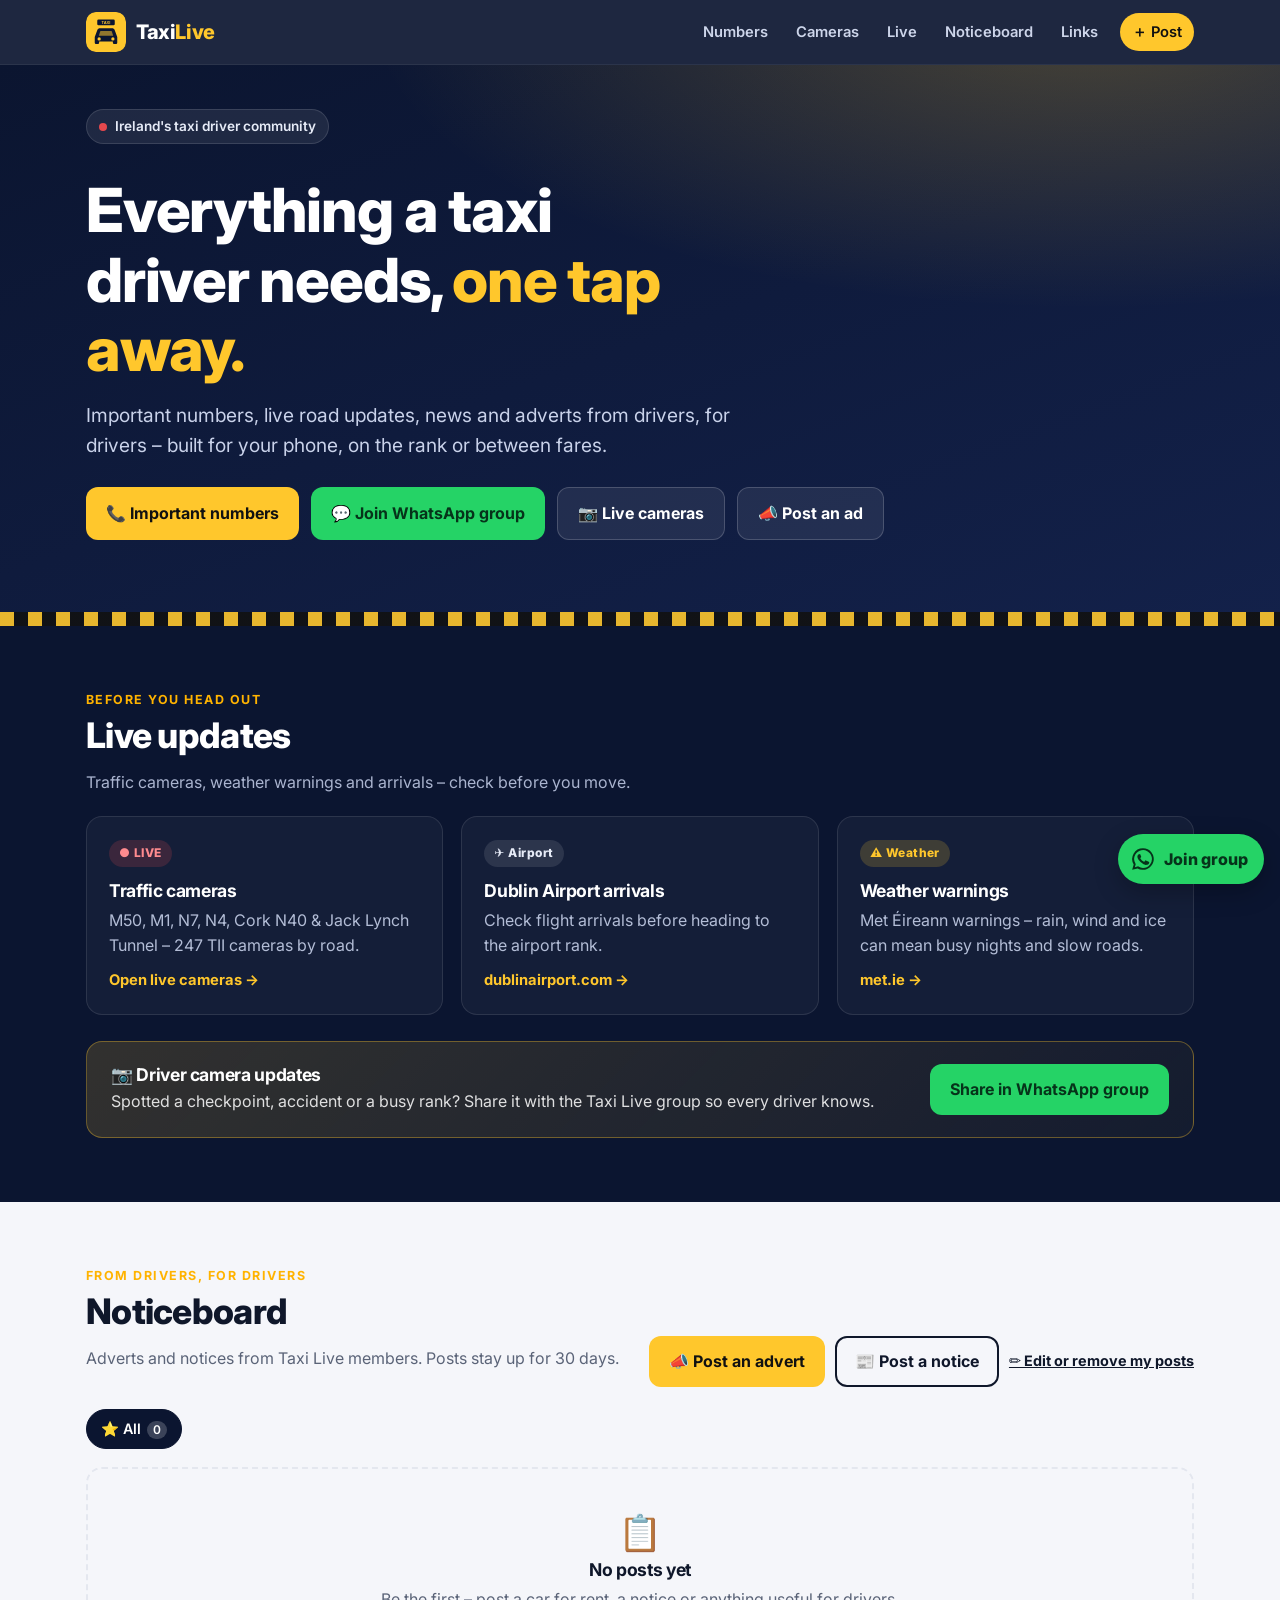
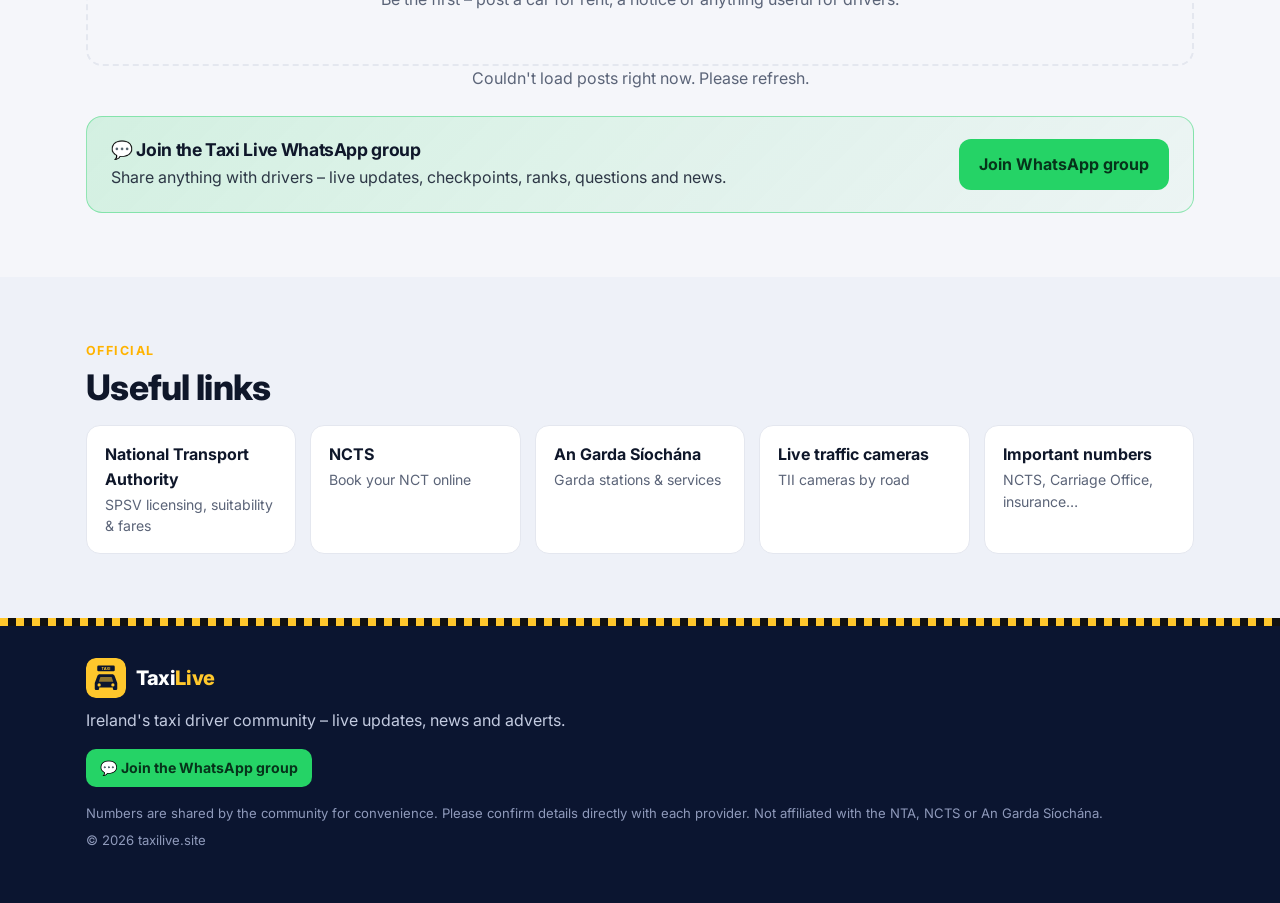
<file: public/index.html>
<!doctype html>
<html lang="en-IE">
<head>
  <meta charset="utf-8">
  <meta name="viewport" content="width=device-width, initial-scale=1">
  <title>Taxi Live – Ireland's Taxi Driver Hub</title>
  <meta name="description" content="Taxi Live: live road updates, noticeboard and important numbers, news and adverts for taxi drivers in Ireland. NCTS, NTA, Carriage Office, insurance, rentals, mechanics and meter installers – tap to call.">
  <meta name="theme-color" content="#0b1530">
  <meta property="og:title" content="Taxi Live – Ireland's Taxi Driver Hub">
  <meta property="og:description" content="Important numbers, live updates, news and adverts for Irish taxi drivers.">
  <meta property="og:type" content="website">
  <link rel="icon" href="assets/favicon.svg?v=13" type="image/svg+xml">
  <link rel="preconnect" href="https://fonts.googleapis.com">
  <link rel="preconnect" href="https://fonts.gstatic.com" crossorigin>
  <link href="https://fonts.googleapis.com/css2?family=Inter:wght@400;500;600;700;800&display=swap" rel="stylesheet">
  <link rel="stylesheet" href="assets/style.css?v=16">
</head>
<body>
  <header class="topbar">
    <div class="wrap topbar__inner">
      <a href="#top" class="brand" aria-label="Taxi Live home">
        <img src="assets/logo.svg?v=13" alt="" class="brand__logo" width="40" height="40">
        <span class="brand__name">Taxi<span>Live</span></span>
      </a>
      <button type="button" class="menu-btn" id="menuBtn" aria-label="Open menu" aria-expanded="false" aria-controls="mainNav">
        <span></span><span></span><span></span>
      </button>
      <nav class="nav" id="mainNav" aria-label="Main">
        <a href="numbers/">Numbers</a>
        <a href="cameras/">Cameras</a>
        <a href="#live">Live</a>
        <a href="#board">Noticeboard</a>
        <a href="#links">Links</a>
        <a href="post.html?type=advert" class="nav__cta">＋ Post</a>
      </nav>
    </div>
  </header>

  <main id="top">
    <section class="hero">
      <div class="hero__checker" aria-hidden="true"></div>
      <div class="wrap hero__inner">
        <p class="pill"><span class="dot"></span> Ireland's taxi driver community</p>
        <h1>Everything a taxi driver needs, <em>one tap away.</em></h1>
        <p class="lead">Important numbers, live road updates, news and adverts from drivers, for drivers – built for your phone, on the rank or between fares.</p>
        <div class="hero__actions">
          <a href="numbers/" class="btn btn--primary">📞 Important numbers</a>
          <a href="https://chat.whatsapp.com/C8iqKBi8XHH6m4QyVOomjI" class="btn btn--wa" target="_blank" rel="noopener">💬 Join WhatsApp group</a>
          <a href="cameras/" class="btn btn--ghost">📷 Live cameras</a>
          <a href="post.html?type=advert" class="btn btn--ghost">📣 Post an ad</a>
        </div>
      </div>
    </section>

    <section id="live" class="section section--dark">
      <div class="wrap">
        <p class="eyebrow">Before you head out</p>
        <h2>Live updates</h2>
        <p class="muted">Traffic cameras, weather warnings and arrivals – check before you move.</p>
        <div class="cards">
          <a class="card card--live" href="cameras/">
            <span class="badge badge--red">● LIVE</span>
            <h3>Traffic cameras</h3>
            <p>M50, M1, N7, N4, Cork N40 & Jack Lynch Tunnel – 247 TII cameras by road.</p>
            <span class="card__link">Open live cameras →</span>
          </a>
          <a class="card card--live" href="https://www.dublinairport.com" target="_blank" rel="noopener">
            <span class="badge">✈ Airport</span>
            <h3>Dublin Airport arrivals</h3>
            <p>Check flight arrivals before heading to the airport rank.</p>
            <span class="card__link">dublinairport.com →</span>
          </a>
          <a class="card card--live" href="https://www.met.ie/warnings" target="_blank" rel="noopener">
            <span class="badge badge--amber">⚠ Weather</span>
            <h3>Weather warnings</h3>
            <p>Met Éireann warnings – rain, wind and ice can mean busy nights and slow roads.</p>
            <span class="card__link">met.ie →</span>
          </a>
        </div>
        <div class="callout">
          <div>
            <h3>📷 Driver camera updates</h3>
            <p>Spotted a checkpoint, accident or a busy rank? Share it with the Taxi Live group so every driver knows.</p>
          </div>
          <a href="https://chat.whatsapp.com/C8iqKBi8XHH6m4QyVOomjI" class="btn btn--wa" target="_blank" rel="noopener">Share in WhatsApp group</a>
        </div>
      </div>
    </section>

    <section id="board" class="section">
      <div class="wrap">
        <div class="section__head">
          <div>
            <p class="eyebrow">From drivers, for drivers</p>
            <h2>Noticeboard</h2>
            <p class="muted">Adverts and notices from Taxi Live members. Posts stay up for 30 days.</p>
          </div>
          <div class="board-actions">
            <a href="post.html?type=advert" class="btn btn--primary">📣 Post an advert</a>
            <a href="post.html?type=notice" class="btn btn--dark-outline">📰 Post a notice</a>
            <a href="manage.html" class="board-manage">✏️ Edit or remove my posts</a>
          </div>
        </div>
<div class="chips" id="boardChips" role="tablist" aria-label="Filter posts"></div>
        <div class="posts" id="posts" aria-live="polite"></div>
        <div class="board-empty" id="boardEmpty" hidden>
          <p class="board-empty__icon">📋</p>
          <h3>No posts yet</h3>
          <p class="muted">Be the first – post a car for rent, a notice or anything useful for drivers.</p>
        </div>
        <p class="muted small-note" id="boardError" hidden>Couldn't load posts right now. Please refresh.</p>
        <div class="callout callout--wa">
          <div>
            <h3>💬 Join the Taxi Live WhatsApp group</h3>
            <p>Share anything with drivers – live updates, checkpoints, ranks, questions and news.</p>
          </div>
          <a href="https://chat.whatsapp.com/C8iqKBi8XHH6m4QyVOomjI" class="btn btn--wa" target="_blank" rel="noopener">Join WhatsApp group</a>
        </div>
      </div>
    </section>

    <section id="links" class="section section--soft">
      <div class="wrap">
        <p class="eyebrow">Official</p>
        <h2>Useful links</h2>
        <div class="links">
          <a href="https://www.nationaltransport.ie" target="_blank" rel="noopener"><b>National Transport Authority</b><span>SPSV licensing, suitability & fares</span></a>
          <a href="https://www.ncts.ie" target="_blank" rel="noopener"><b>NCTS</b><span>Book your NCT online</span></a>
          <a href="https://www.garda.ie" target="_blank" rel="noopener"><b>An Garda Síochána</b><span>Garda stations & services</span></a>
          <a href="cameras/"><b>Live traffic cameras</b><span>TII cameras by road</span></a>
          <a href="numbers/"><b>Important numbers</b><span>NCTS, Carriage Office, insurance…</span></a>
        </div>
      </div>
    </section>
  </main>

  <footer class="footer" id="contact">
    <div class="wrap footer__inner">
      <div class="brand">
        <img src="assets/logo.svg?v=13" alt="" class="brand__logo" width="36" height="36">
        <span class="brand__name">Taxi<span>Live</span></span>
      </div>
      <p>Ireland's taxi driver community – live updates, news and adverts.</p>
      <p><a href="https://chat.whatsapp.com/C8iqKBi8XHH6m4QyVOomjI" class="btn btn--wa btn--sm" target="_blank" rel="noopener">💬 Join the WhatsApp group</a></p>
      <p class="small">Numbers are shared by the community for convenience. Please confirm details directly with each provider. Not affiliated with the NTA, NCTS or An Garda Síochána.</p>
      <p class="small">© <span id="year"></span> taxilive.site</p>
    </div>
  </footer>


  <a href="https://chat.whatsapp.com/C8iqKBi8XHH6m4QyVOomjI" class="fab" target="_blank" rel="noopener" aria-label="Join the Taxi Live WhatsApp group">
    <svg viewBox="0 0 24 24" aria-hidden="true"><path d="M12 2a10 10 0 0 0-8.6 15.1L2 22l5-1.3A10 10 0 1 0 12 2Zm0 18.2a8.2 8.2 0 0 1-4.2-1.2l-.3-.2-3 .8.8-2.9-.2-.3A8.2 8.2 0 1 1 12 20.2Zm4.5-6.1c-.2-.1-1.5-.7-1.7-.8-.2-.1-.4-.1-.6.1l-.8 1c-.1.2-.3.2-.5.1a6.7 6.7 0 0 1-3.3-2.9c-.3-.4.2-.4.7-1.4.1-.2 0-.3 0-.5l-.8-1.8c-.2-.5-.4-.4-.6-.4h-.5a1 1 0 0 0-.7.3 3 3 0 0 0-.9 2.2 5.2 5.2 0 0 0 1.1 2.8 11.9 11.9 0 0 0 4.6 4c1.7.7 2.3.8 3.2.6a2.7 2.7 0 0 0 1.8-1.3 2.2 2.2 0 0 0 .2-1.3c-.1-.1-.3-.2-.5-.3Z"/></svg>
    <span>Join group</span>
  </a>


  <div class="toast" id="toast" role="status" aria-live="polite"></div>

  <script src="assets/nav.js?v=13"></script>
  <script src="assets/board.js?v=15"></script>
</body>
</html>
</file>
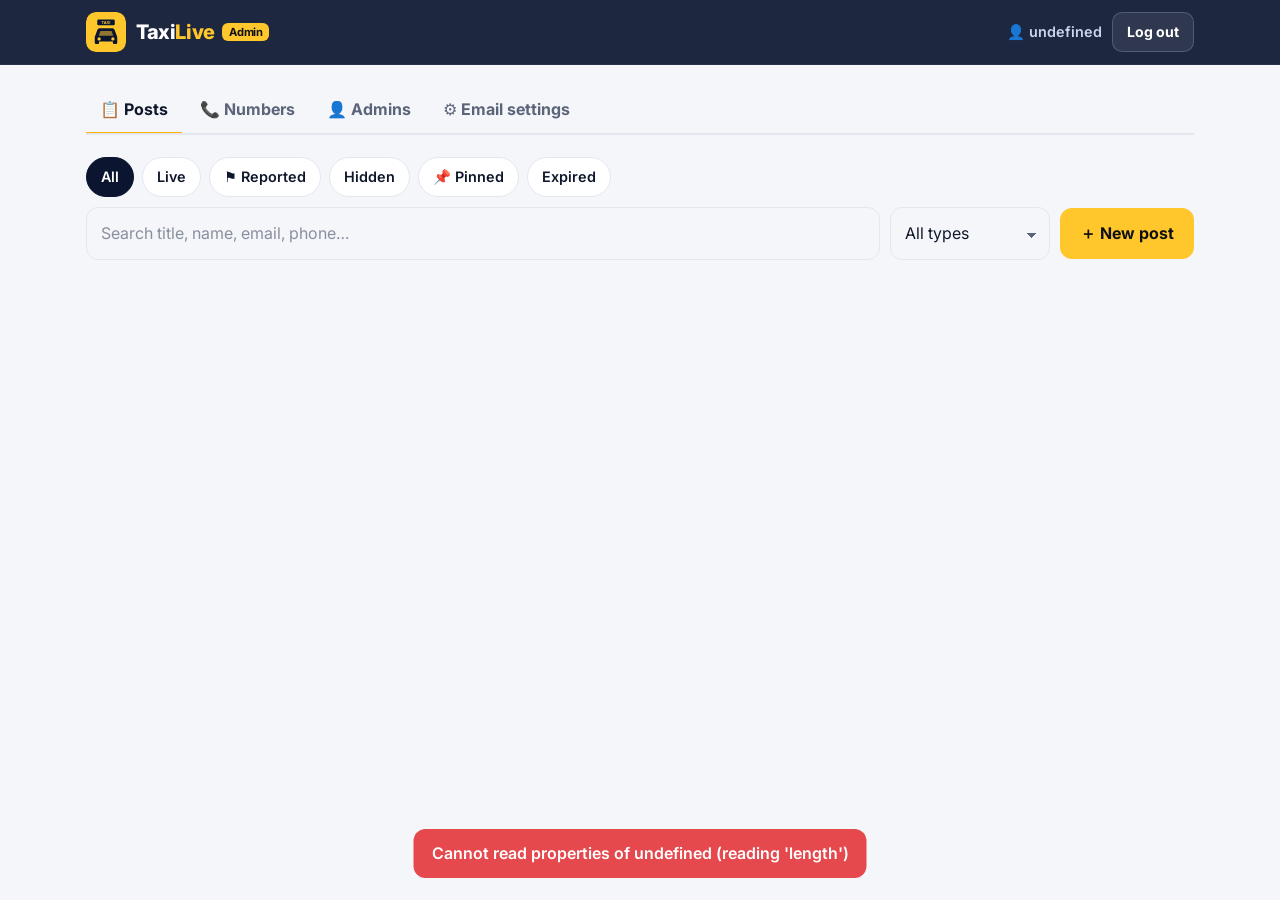
<file: public/admin/index.html>
<!doctype html>
<html lang="en-IE">
<head>
  <meta charset="utf-8">
  <meta name="viewport" content="width=device-width, initial-scale=1">
  <meta name="robots" content="noindex, nofollow">
  <title>Taxi Live Admin</title>
  <link rel="icon" href="../assets/favicon.svg?v=13" type="image/svg+xml">
  <link rel="preconnect" href="https://fonts.googleapis.com">
  <link rel="preconnect" href="https://fonts.gstatic.com" crossorigin>
  <link href="https://fonts.googleapis.com/css2?family=Inter:wght@400;500;600;700;800&display=swap" rel="stylesheet">
  <link rel="stylesheet" href="../assets/style.css?v=14">
</head>
<body class="page-admin">
  <header class="topbar">
    <div class="wrap topbar__inner">
      <a href="../" class="brand" aria-label="Taxi Live home">
        <img src="../assets/logo.svg?v=13" alt="" class="brand__logo" width="40" height="40">
        <span class="brand__name">Taxi<span>Live</span> <small class="brand__tag">Admin</small></span>
      </a>
      <div class="admin-user" id="adminUser" hidden>
        <span id="adminName"></span>
        <button type="button" class="btn btn--sm btn--ghost" id="logoutBtn">Log out</button>
      </div>
    </div>
  </header>

  <main class="wrap admin">
    <!-- Login -->
    <form class="formcard admin-login" id="loginForm" hidden novalidate>
      <h1>Admin login</h1>
      <div class="fgroup">
        <label class="flabel" for="l-user">Username or email</label>
        <input class="finput" id="l-user" name="username" autocomplete="username" required>
      </div>
      <div class="fgroup">
        <label class="flabel" for="l-pass">Password</label>
        <input class="finput" id="l-pass" name="password" type="password" autocomplete="current-password" required>
      </div>
      <p class="form-error" id="loginErr" hidden></p>
      <button class="btn btn--primary btn--block btn--lg" type="submit">Log in</button>
    </form>

    <div class="admin-msg" id="setupMsg" hidden>
      <h1>Not set up yet</h1>
      <p class="muted">Run the setup first to connect the database and create your admin login.</p>
      <a class="btn btn--primary" href="../setup/">Open setup</a>
    </div>

    <!-- App -->
    <div id="app" hidden>
      <nav class="admin-tabs" role="tablist">
        <button type="button" role="tab" data-tab="posts" aria-selected="true">📋 Posts</button>
        <button type="button" role="tab" data-tab="numbers" aria-selected="false">📞 Numbers</button>
        <button type="button" role="tab" data-tab="admins" aria-selected="false">👤 Admins</button>
        <button type="button" role="tab" data-tab="settings" aria-selected="false">⚙️ Email settings</button>
      </nav>

      <section data-panel="posts">
        <div class="admin-toolbar">
          <div class="chips" id="statusChips">
            <button type="button" class="chip" data-status="all" aria-selected="true">All</button>
            <button type="button" class="chip" data-status="active" aria-selected="false">Live</button>
            <button type="button" class="chip" data-status="reported" aria-selected="false">⚑ Reported</button>
            <button type="button" class="chip" data-status="hidden" aria-selected="false">Hidden</button>
            <button type="button" class="chip" data-status="pinned" aria-selected="false">📌 Pinned</button>
            <button type="button" class="chip" data-status="expired" aria-selected="false">Expired</button>
          </div>
          <div class="admin-toolbar__row">
            <input class="finput" id="postSearch" type="search" placeholder="Search title, name, email, phone…">
            <select class="finput" id="postType"><option value="">All types</option><option value="advert">Adverts</option><option value="notice">Notices</option></select>
            <button type="button" class="btn btn--primary" id="newPost">＋ New post</button>
          </div>
        </div>
        <div id="postEditor"></div>
        <p class="muted" id="postCount"></p>
        <div id="postList"></div>
      </section>

      <section data-panel="numbers" hidden>
        <div class="admin-toolbar__row">
          <p class="muted" style="margin:0;flex:1">Changes show on the Important Numbers pages straight away. Lower “order” numbers show first.</p>
          <button type="button" class="btn btn--primary" id="newCat">＋ New category</button>
        </div>
        <div id="numList"></div>
      </section>

      <section data-panel="admins" hidden>
        <div class="admin-grid">
          <div class="formcard">
            <h2>Admins</h2>
            <div id="adminList"></div>
          </div>
          <form class="formcard" id="addAdmin" novalidate>
            <h2>Add an admin</h2>
            <div class="fgroup"><label class="flabel">Username</label><input class="finput" name="username" autocomplete="off" required></div>
            <div class="fgroup"><label class="flabel">Email</label><input class="finput" name="email" type="email" required></div>
            <div class="fgroup"><label class="flabel">Password <span class="opt">10+ characters</span></label><input class="finput" name="password" type="password" autocomplete="new-password" required></div>
            <button class="btn btn--dark btn--block" type="submit">Add admin</button>
          </form>
          <form class="formcard" id="pwForm" novalidate>
            <h2>Change my password</h2>
            <div class="fgroup"><label class="flabel">Current password</label><input class="finput" name="current" type="password" autocomplete="current-password" required></div>
            <div class="fgroup"><label class="flabel">New password <span class="opt">10+ characters</span></label><input class="finput" name="new" type="password" autocomplete="new-password" required></div>
            <button class="btn btn--dark btn--block" type="submit">Change password</button>
          </form>
        </div>
      </section>
      <section data-panel="settings" hidden>
        <div class="admin-grid admin-grid--2">
          <form class="formcard" id="mailForm" novalidate autocomplete="off">
            <h2>Email settings</h2>
            <p class="muted">Members get their 6-digit edit codes from this address.</p>
            <div class="fgroup">
              <label class="flabel" for="mf-from">Send emails from</label>
              <input class="finput" id="mf-from" name="mail_from" type="email" placeholder="info@taxilive.site" required>
            </div>
            <div class="fgroup">
              <span class="flabel">How to send</span>
              <div class="pills">
                <label><input type="radio" name="mode" value="smtp"><span>📮 My email account (SMTP) – recommended</span></label>
                <label><input type="radio" name="mode" value="server"><span>🖥️ Server's built-in mail</span></label>
              </div>
            </div>
            <div id="smtpFields">
              <div class="frow">
                <div class="fgroup">
                  <label class="flabel" for="mf-host">Outgoing mail server</label>
                  <input class="finput" id="mf-host" name="host" placeholder="mail.taxilive.site">
                </div>
                <div class="fgroup">
                  <label class="flabel" for="mf-secure">Security / port</label>
                  <select class="finput" id="mf-secure" name="secure">
                    <option value="ssl">SSL – port 465 (cPanel default)</option>
                    <option value="tls">STARTTLS – port 587</option>
                    <option value="none">None – port 25 / 587</option>
                  </select>
                </div>
              </div>
              <div class="frow">
                <div class="fgroup">
                  <label class="flabel" for="mf-user">Username</label>
                  <input class="finput" id="mf-user" name="user" placeholder="info@taxilive.site" autocomplete="off">
                </div>
                <div class="fgroup">
                  <label class="flabel" for="mf-port">Port</label>
                  <input class="finput" id="mf-port" name="port" type="number" value="465">
                </div>
              </div>
              <div class="fgroup">
                <label class="flabel" for="mf-pass">Password</label>
                <input class="finput" id="mf-pass" name="pass" type="password" autocomplete="new-password" placeholder="">
                <p class="fhint" id="passHint">The password of the info@ mailbox (set in cPanel → Email Accounts).</p>
              </div>
            </div>
            <button class="btn btn--primary btn--block" type="submit">Save email settings</button>
          </form>
          <div class="formcard">
            <h2>Send a test email</h2>
            <p class="muted">Save first, then send yourself a test to make sure codes arrive (check spam too).</p>
            <div class="fgroup">
              <label class="flabel" for="mt-to">Send test to</label>
              <input class="finput" id="mt-to" type="email">
            </div>
            <button class="btn btn--dark btn--block" type="button" id="mailTest">Send test email</button>
            <p class="fhint" id="mailTestResult"></p>
            <div class="fsection">Where to find these in cPanel</div>
            <p class="muted small-note" style="text-align:left">cPanel → <b>Email Accounts</b> → next to info@taxilive.site click <b>Connect Devices</b>. Use the
              <b>“Secure SSL/TLS Settings”</b>: Outgoing Server (e.g. <i>mail.taxilive.site</i>) and SMTP Port <b>465</b>. Username is the full email address.</p>
          </div>
        </div>
      </section>
    </div>
  </main>

  <div class="toast" id="toast" role="status" aria-live="polite"></div>
  <script src="../assets/admin.js?v=14"></script>
</body>
</html>
</file>
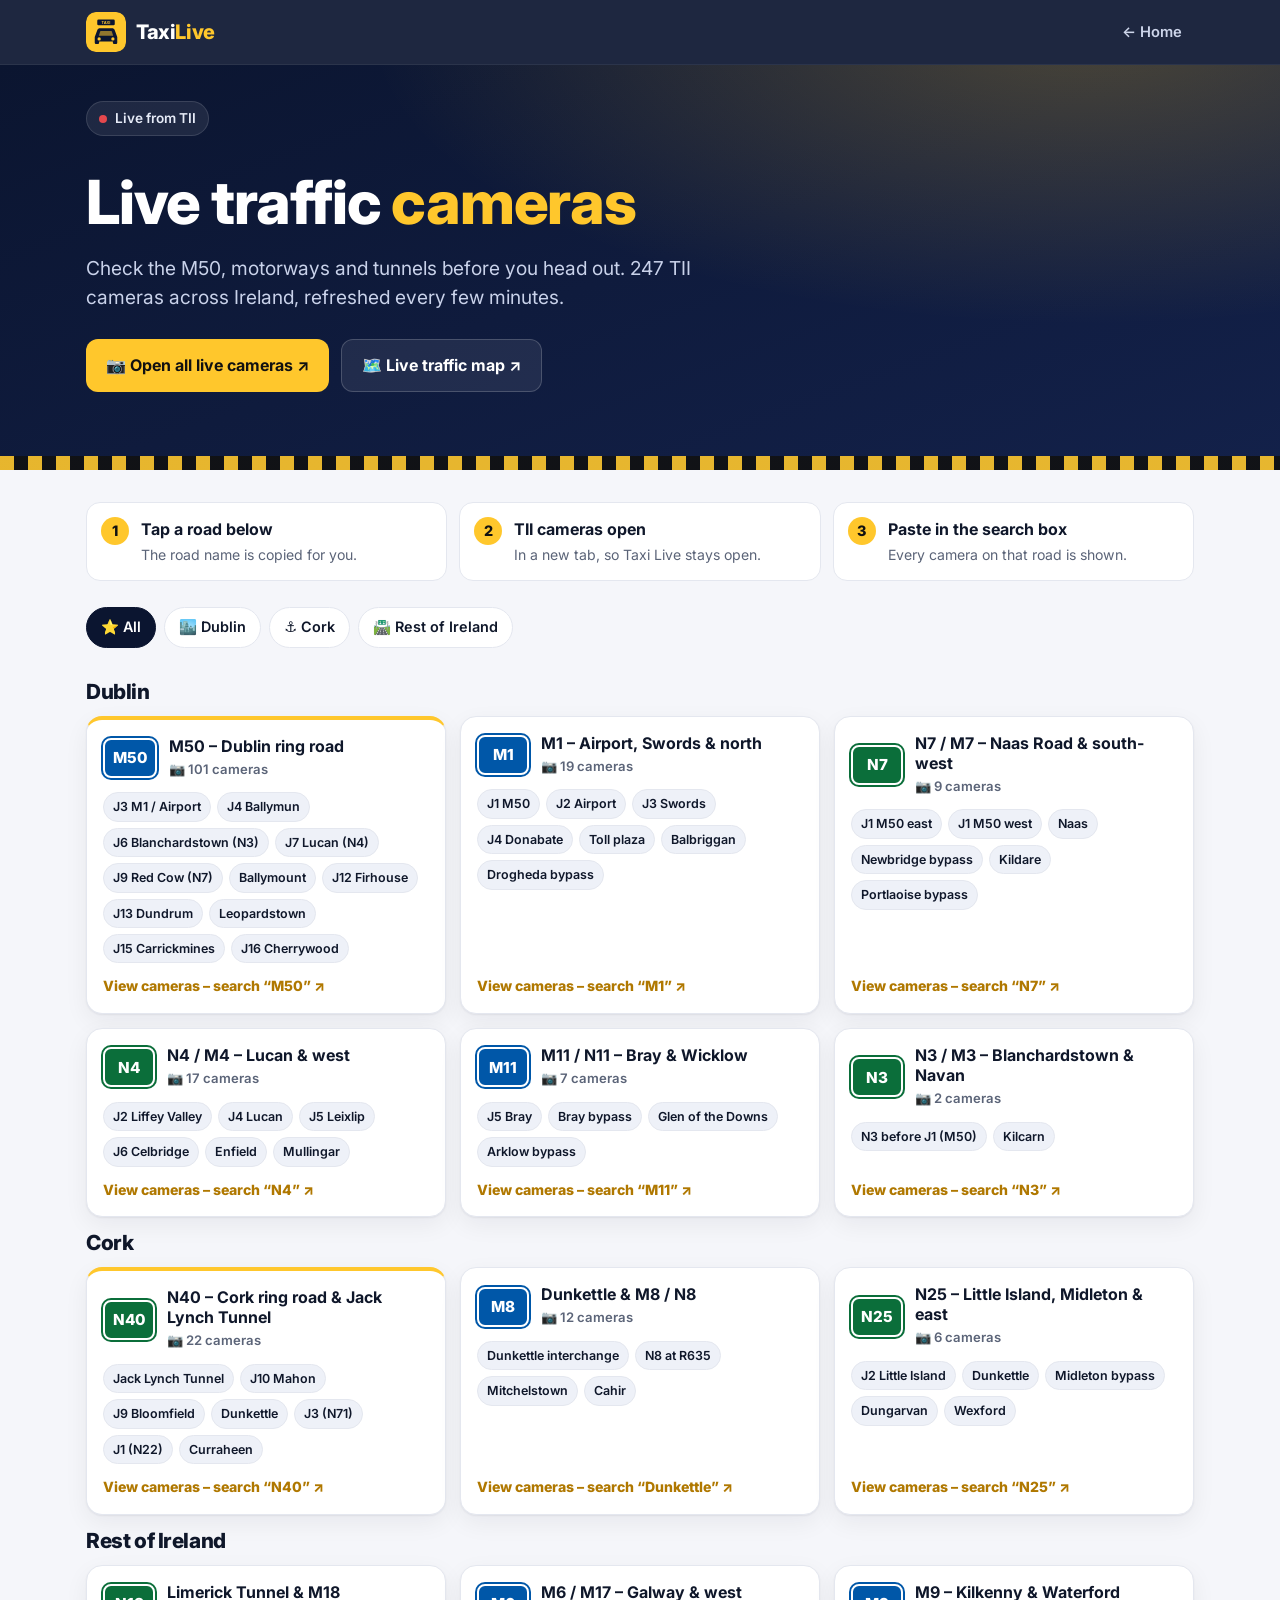
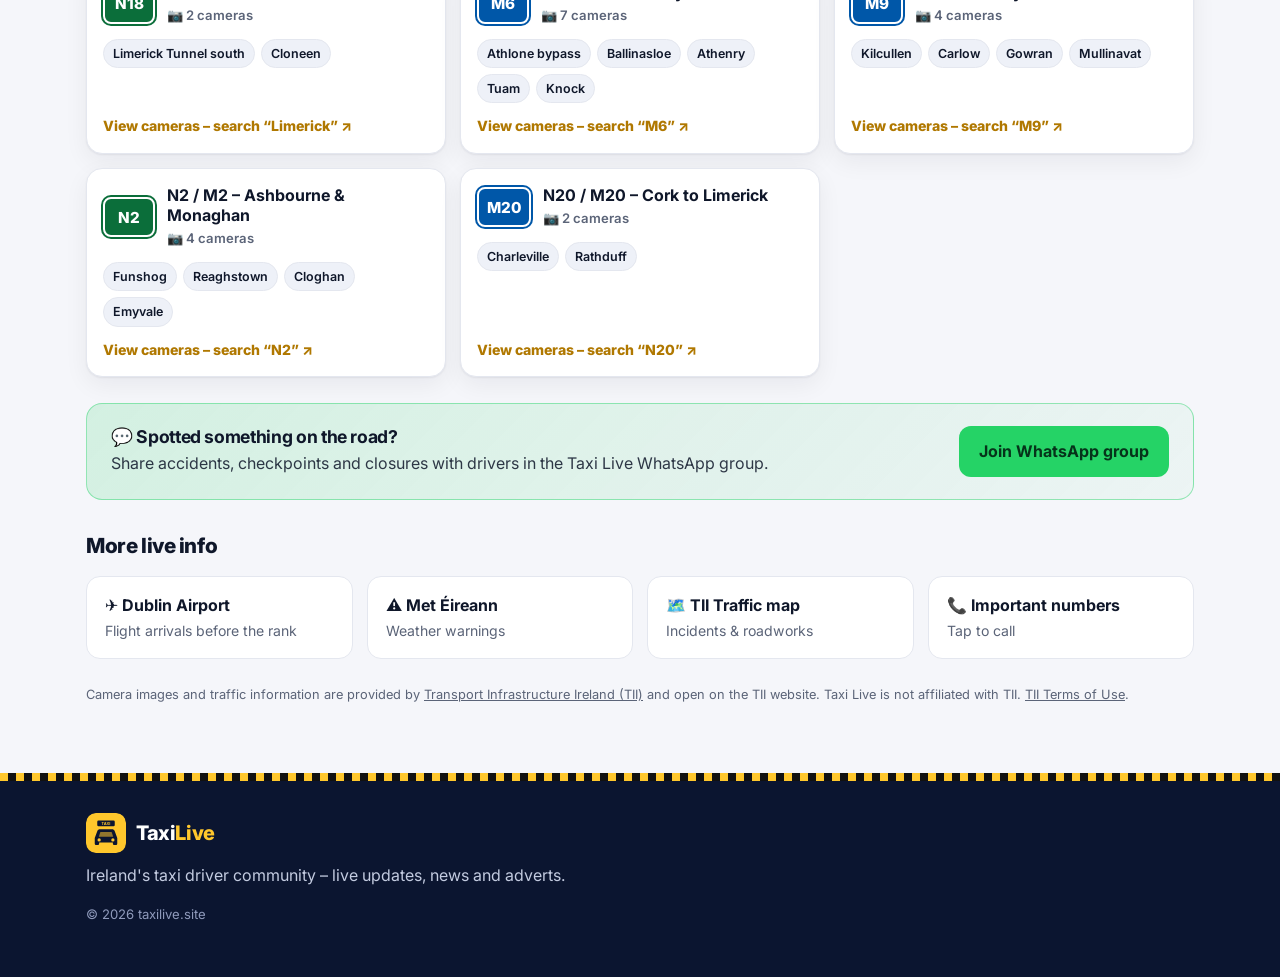
<file: public/cameras/index.html>
<!doctype html>
<html lang="en-IE">
<head>
  <meta charset="utf-8">
  <meta name="viewport" content="width=device-width, initial-scale=1">
  <title>Live Traffic Cameras – Taxi Live</title>
  <meta name="description" content="Quick links to TII live traffic cameras for Irish taxi drivers: M50, M1, N7, N4, M11, Cork N40 and Jack Lynch Tunnel, Dunkettle, Limerick Tunnel and more.">
  <meta name="theme-color" content="#0b1530">
  <link rel="icon" href="../assets/favicon.svg?v=13" type="image/svg+xml">
  <link rel="preconnect" href="https://fonts.googleapis.com">
  <link rel="preconnect" href="https://fonts.gstatic.com" crossorigin>
  <link href="https://fonts.googleapis.com/css2?family=Inter:wght@400;500;600;700;800&display=swap" rel="stylesheet">
  <link rel="stylesheet" href="../assets/style.css?v=13">
</head>
<body>
  <header class="topbar">
    <div class="wrap topbar__inner">
      <a href="../" class="brand" aria-label="Taxi Live home">
        <img src="../assets/logo.svg?v=13" alt="" class="brand__logo" width="40" height="40">
        <span class="brand__name">Taxi<span>Live</span></span>
      </a>
      <a href="../" class="backlink">← Home</a>
    </div>
  </header>

  <main>
    <section class="hero hero--sm">
      <div class="hero__checker" aria-hidden="true"></div>
      <div class="wrap hero__inner">
        <p class="pill"><span class="dot"></span> Live from TII</p>
        <h1>Live traffic <em>cameras</em></h1>
        <p class="lead">Check the M50, motorways and tunnels before you head out. 247 TII cameras across Ireland, refreshed every few minutes.</p>
        <div class="hero__actions">
          <a href="https://traffic.tii.ie/list/cameras" class="btn btn--primary" target="_blank" rel="noopener">📷 Open all live cameras ↗</a>
          <a href="https://traffic.tii.ie/" class="btn btn--ghost" target="_blank" rel="noopener">🗺️ Live traffic map ↗</a>
        </div>
      </div>
    </section>

    <section class="section section--tight">
      <div class="wrap">
        <ol class="steps">
          <li><b>Tap a road below</b><span>The road name is copied for you.</span></li>
          <li><b>TII cameras open</b><span>In a new tab, so Taxi Live stays open.</span></li>
          <li><b>Paste in the search box</b><span>Every camera on that road is shown.</span></li>
        </ol>

        <div class="chips" id="regionChips" role="tablist" aria-label="Region">
          <button type="button" class="chip" role="tab" data-region="all" aria-selected="true">⭐ All</button>
          <button type="button" class="chip" role="tab" data-region="dublin" aria-selected="false">🏙️ Dublin</button>
          <button type="button" class="chip" role="tab" data-region="cork" aria-selected="false">⚓ Cork</button>
          <button type="button" class="chip" role="tab" data-region="other" aria-selected="false">🛣️ Rest of Ireland</button>
        </div>

        <div id="roads"></div>

        <div class="callout callout--wa">
          <div>
            <h3>💬 Spotted something on the road?</h3>
            <p>Share accidents, checkpoints and closures with drivers in the Taxi Live WhatsApp group.</p>
          </div>
          <a href="https://chat.whatsapp.com/C8iqKBi8XHH6m4QyVOomjI" class="btn btn--wa" target="_blank" rel="noopener">Join WhatsApp group</a>
        </div>

        <h2 class="subhead">More live info</h2>
        <div class="links">
          <a href="https://www.dublinairport.com" target="_blank" rel="noopener"><b>✈ Dublin Airport</b><span>Flight arrivals before the rank</span></a>
          <a href="https://www.met.ie/warnings" target="_blank" rel="noopener"><b>⚠ Met Éireann</b><span>Weather warnings</span></a>
          <a href="https://traffic.tii.ie/" target="_blank" rel="noopener"><b>🗺️ TII Traffic map</b><span>Incidents & roadworks</span></a>
          <a href="../numbers/"><b>📞 Important numbers</b><span>Tap to call</span></a>
        </div>

        <p class="attrib">Camera images and traffic information are provided by
          <a href="https://traffic.tii.ie/" target="_blank" rel="noopener">Transport Infrastructure Ireland (TII)</a>
          and open on the TII website. Taxi Live is not affiliated with TII.
          <a href="https://traffic.tii.ie/help/53/TII-Terms-of-Use-" target="_blank" rel="noopener">TII Terms of Use</a>.</p>
      </div>
    </section>
  </main>

  <footer class="footer">
    <div class="wrap footer__inner">
      <div class="brand">
        <img src="../assets/logo.svg?v=13" alt="" class="brand__logo" width="36" height="36">
        <span class="brand__name">Taxi<span>Live</span></span>
      </div>
      <p>Ireland's taxi driver community – live updates, news and adverts.</p>
      <p class="small">© <span id="year"></span> taxilive.site</p>
    </div>
  </footer>

  <div class="toast" id="toast" role="status" aria-live="polite"></div>

  <script>
  (function () {
    "use strict";
    var TII = "https://traffic.tii.ie/list/cameras";
    // Camera counts and locations from the TII camera list (Nov 2026).
    var ROADS = [
      { region: "dublin", road: "M50", search: "M50", name: "M50 – Dublin ring road", count: 101, hot: true,
        spots: ["J3 M1 / Airport", "J4 Ballymun", "J6 Blanchardstown (N3)", "J7 Lucan (N4)", "J9 Red Cow (N7)", "Ballymount", "J12 Firhouse", "J13 Dundrum", "Leopardstown", "J15 Carrickmines", "J16 Cherrywood"] },
      { region: "dublin", road: "M1", search: "M1", name: "M1 – Airport, Swords & north", count: 19,
        spots: ["J1 M50", "J2 Airport", "J3 Swords", "J4 Donabate", "Toll plaza", "Balbriggan", "Drogheda bypass"] },
      { region: "dublin", road: "N7", search: "N7", name: "N7 / M7 – Naas Road & south-west", count: 9,
        spots: ["J1 M50 east", "J1 M50 west", "Naas", "Newbridge bypass", "Kildare", "Portlaoise bypass"] },
      { region: "dublin", road: "N4", search: "N4", name: "N4 / M4 – Lucan & west", count: 17,
        spots: ["J2 Liffey Valley", "J4 Lucan", "J5 Leixlip", "J6 Celbridge", "Enfield", "Mullingar"] },
      { region: "dublin", road: "M11", search: "M11", name: "M11 / N11 – Bray & Wicklow", count: 7,
        spots: ["J5 Bray", "Bray bypass", "Glen of the Downs", "Arklow bypass"] },
      { region: "dublin", road: "N3", search: "N3", name: "N3 / M3 – Blanchardstown & Navan", count: 2,
        spots: ["N3 before J1 (M50)", "Kilcarn"] },
      { region: "cork", road: "N40", search: "N40", name: "N40 – Cork ring road & Jack Lynch Tunnel", count: 22, hot: true,
        spots: ["Jack Lynch Tunnel", "J10 Mahon", "J9 Bloomfield", "Dunkettle", "J3 (N71)", "J1 (N22)", "Curraheen"] },
      { region: "cork", road: "M8", search: "Dunkettle", name: "Dunkettle & M8 / N8", count: 12,
        spots: ["Dunkettle interchange", "N8 at R635", "Mitchelstown", "Cahir"] },
      { region: "cork", road: "N25", search: "N25", name: "N25 – Little Island, Midleton & east", count: 6,
        spots: ["J2 Little Island", "Dunkettle", "Midleton bypass", "Dungarvan", "Wexford"] },
      { region: "other", road: "N18", search: "Limerick", name: "Limerick Tunnel & M18", count: 2,
        spots: ["Limerick Tunnel south", "Cloneen"] },
      { region: "other", road: "M6", search: "M6", name: "M6 / M17 – Galway & west", count: 7,
        spots: ["Athlone bypass", "Ballinasloe", "Athenry", "Tuam", "Knock"] },
      { region: "other", road: "M9", search: "M9", name: "M9 – Kilkenny & Waterford", count: 4,
        spots: ["Kilcullen", "Carlow", "Gowran", "Mullinavat"] },
      { region: "other", road: "N2", search: "N2", name: "N2 / M2 – Ashbourne & Monaghan", count: 4,
        spots: ["Funshog", "Reaghstown", "Cloghan", "Emyvale"] },
      { region: "other", road: "M20", search: "N20", name: "N20 / M20 – Cork to Limerick", count: 2,
        spots: ["Charleville", "Rathduff"] }
    ];
    var REGION = { dublin: "Dublin", cork: "Cork", other: "Rest of Ireland" };
    var wrap = document.getElementById("roads");
    var chips = document.getElementById("regionChips");
    var toast = document.getElementById("toast");
    var active = "all";

    function el(t, c, x) { var e = document.createElement(t); if (c) e.className = c; if (x != null) e.textContent = x; return e; }
    function show(msg) {
      toast.textContent = msg; toast.classList.add("is-on");
      clearTimeout(show.t); show.t = setTimeout(function () { toast.classList.remove("is-on"); }, 3200);
    }
    function copy(text) {
      try { if (navigator.clipboard && navigator.clipboard.writeText) return navigator.clipboard.writeText(text); } catch (e) {}
      return Promise.reject();
    }

    function render() {
      wrap.innerHTML = "";
      ["dublin", "cork", "other"].forEach(function (r) {
        if (active !== "all" && active !== r) return;
        var sec = el("section", "region");
        sec.appendChild(el("h2", "region__title", REGION[r]));
        var grid = el("div", "roads");
        ROADS.filter(function (x) { return x.region === r; }).forEach(function (x) {
          var a = el("a", "road" + (x.hot ? " road--hot" : ""));
          a.href = TII; a.target = "_blank"; a.rel = "noopener";
          var head = el("div", "road__head");
          head.appendChild(el("span", "road__badge" + (x.road.charAt(0) === "M" ? " road__badge--m" : ""), x.road));
          var t = el("div", "road__title");
          t.appendChild(el("b", "", x.name));
          t.appendChild(el("span", "", "📷 " + x.count + (x.count === 1 ? " camera" : " cameras")));
          head.appendChild(t);
          a.appendChild(head);
          var ul = el("ul", "road__spots");
          x.spots.forEach(function (s) { ul.appendChild(el("li", "", s)); });
          a.appendChild(ul);
          a.appendChild(el("span", "road__go", "View cameras – search “" + x.search + "” ↗"));
          a.addEventListener("click", function () {
            copy(x.search).then(function () { show("“" + x.search + "” copied – paste it in the TII search box"); },
                                function () { show("Search “" + x.search + "” on the TII page"); });
          });
          grid.appendChild(a);
        });
        sec.appendChild(grid);
        wrap.appendChild(sec);
      });
    }
    chips.addEventListener("click", function (e) {
      var b = e.target.closest(".chip"); if (!b) return;
      active = b.dataset.region;
      Array.prototype.forEach.call(chips.children, function (c) { c.setAttribute("aria-selected", c === b ? "true" : "false"); });
      render();
    });
    render();
    document.getElementById("year").textContent = new Date().getFullYear();
  })();
  </script>
</body>
</html>
</file>
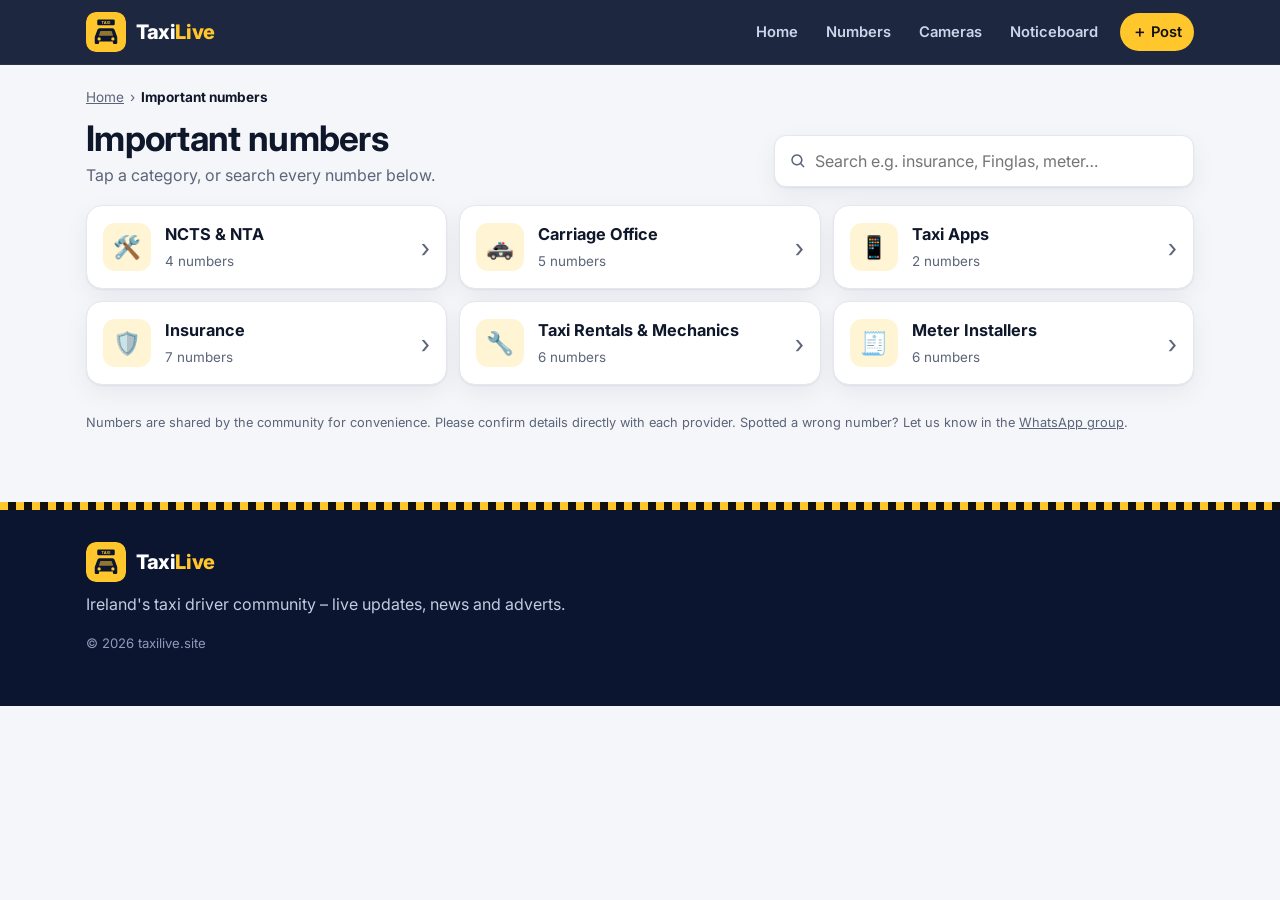
<file: public/numbers/index.html>
<!doctype html>
<html lang="en-IE">
<head>
  <meta charset="utf-8">
  <meta name="viewport" content="width=device-width, initial-scale=1">
  <title>Important Numbers – Taxi Live</title>
  <meta name="description" content="Important numbers for Irish taxi drivers: NCTS, NTA, Carriage Office, taxi apps, insurance, rentals, mechanics and meter installers – tap to call.">
  <meta name="theme-color" content="#0b1530">
  <link rel="icon" href="../assets/favicon.svg?v=13" type="image/svg+xml">
  <link rel="preconnect" href="https://fonts.googleapis.com">
  <link rel="preconnect" href="https://fonts.gstatic.com" crossorigin>
  <link href="https://fonts.googleapis.com/css2?family=Inter:wght@400;500;600;700;800&display=swap" rel="stylesheet">
  <link rel="stylesheet" href="../assets/style.css?v=13">
</head>
<body>
  <header class="topbar">
    <div class="wrap topbar__inner">
      <a href="../" class="brand" aria-label="Taxi Live home">
        <img src="../assets/logo.svg?v=13" alt="" class="brand__logo" width="40" height="40">
        <span class="brand__name">Taxi<span>Live</span></span>
      </a>
      <button type="button" class="menu-btn" id="menuBtn" aria-label="Open menu" aria-expanded="false" aria-controls="mainNav">
        <span></span><span></span><span></span>
      </button>
      <nav class="nav" id="mainNav" aria-label="Main">
        <a href="../">Home</a>
        <a href="./" aria-current="page">Numbers</a>
        <a href="../cameras/">Cameras</a>
        <a href="../#board">Noticeboard</a>
        <a href="../post.html?type=advert" class="nav__cta">＋ Post</a>
      </nav>
    </div>
  </header>

  <main class="numpage">
    <div class="wrap">
      <nav class="crumbs" id="crumbs" aria-label="Breadcrumb"></nav>
      <div class="numpage__head">
        <div>
          <h1 id="pageTitle">Important numbers</h1>
          <p class="muted" id="pageLead">Tap a category, or search every number below.</p>
        </div>
        <label class="search">
          <span class="sr-only">Search numbers</span>
          <svg viewBox="0 0 24 24" aria-hidden="true"><path d="M10.5 3a7.5 7.5 0 0 1 5.96 12.06l4.24 4.24-1.4 1.4-4.24-4.24A7.5 7.5 0 1 1 10.5 3Zm0 2a5.5 5.5 0 1 0 0 11 5.5 5.5 0 0 0 0-11Z"/></svg>
          <input id="q" type="search" placeholder="Search e.g. insurance, Finglas, meter…" autocomplete="off">
        </label>
      </div>

      <div id="view" aria-live="polite"><p class="muted">Loading…</p></div>

      <p class="numpage__note">Numbers are shared by the community for convenience. Please confirm details directly with each provider.
        Spotted a wrong number? Let us know in the <a href="https://chat.whatsapp.com/C8iqKBi8XHH6m4QyVOomjI" target="_blank" rel="noopener">WhatsApp group</a>.</p>
    </div>
  </main>

  <footer class="footer">
    <div class="wrap footer__inner">
      <div class="brand">
        <img src="../assets/logo.svg?v=13" alt="" class="brand__logo" width="36" height="36">
        <span class="brand__name">Taxi<span>Live</span></span>
      </div>
      <p>Ireland's taxi driver community – live updates, news and adverts.</p>
      <p class="small">© <span id="year"></span> taxilive.site</p>
    </div>
  </footer>

  <div class="toast" id="toast" role="status" aria-live="polite"></div>
  <script src="../assets/contacts.js?v=13"></script>
  <script src="../assets/nav.js?v=13"></script>
  <script src="../assets/numbers.js?v=13"></script>
</body>
</html>
</file>
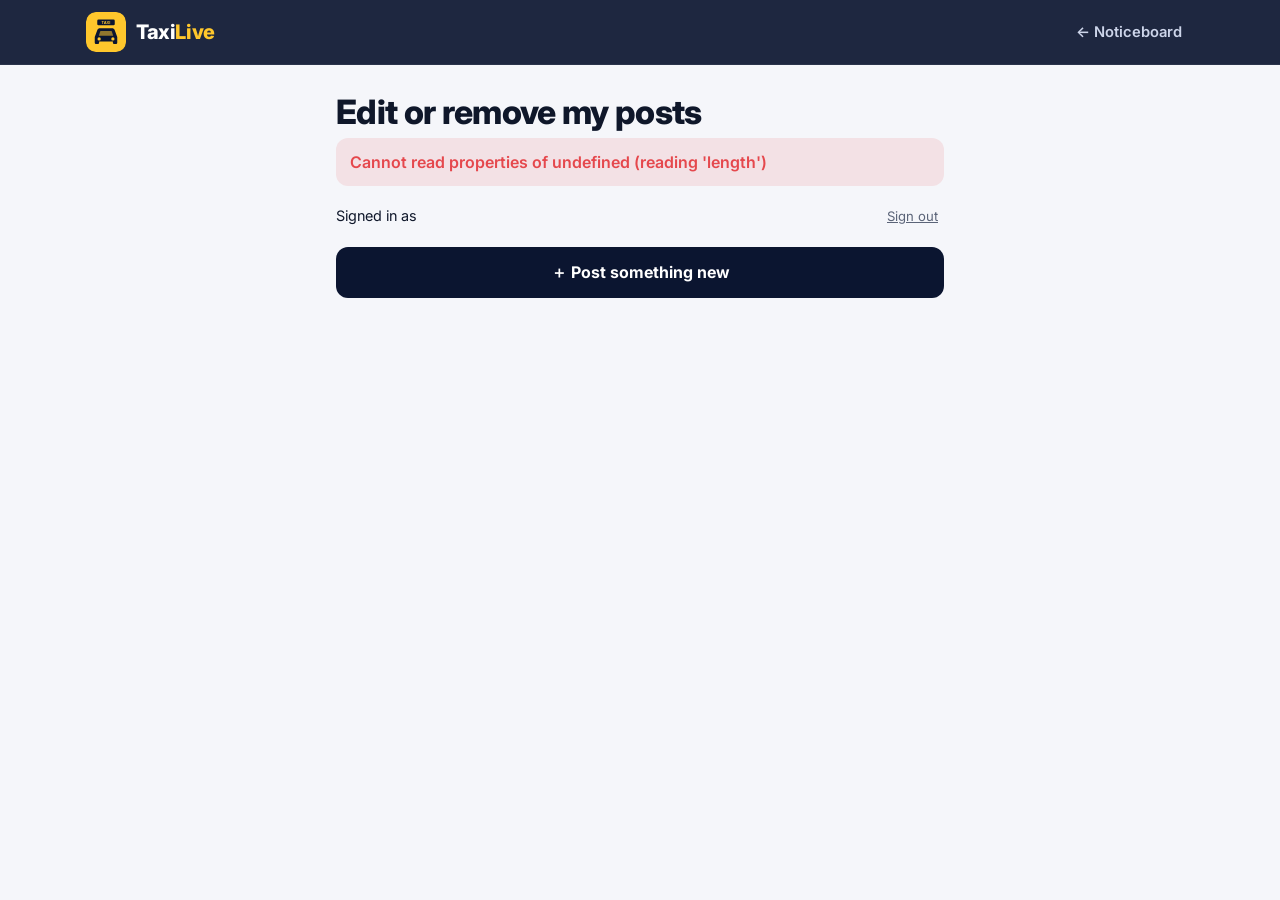
<file: public/manage.html>
<!doctype html>
<html lang="en-IE">
<head>
  <meta charset="utf-8">
  <meta name="viewport" content="width=device-width, initial-scale=1">
  <title>My Posts – Taxi Live</title>
  <meta name="description" content="Edit or remove your Taxi Live noticeboard posts using your email.">
  <meta name="robots" content="noindex">
  <meta name="theme-color" content="#0b1530">
  <link rel="icon" href="assets/favicon.svg?v=13" type="image/svg+xml">
  <link rel="preconnect" href="https://fonts.googleapis.com">
  <link rel="preconnect" href="https://fonts.gstatic.com" crossorigin>
  <link href="https://fonts.googleapis.com/css2?family=Inter:wght@400;500;600;700;800&display=swap" rel="stylesheet">
  <link rel="stylesheet" href="assets/style.css?v=13">
</head>
<body class="page-post">
  <header class="topbar">
    <div class="wrap topbar__inner">
      <a href="./" class="brand" aria-label="Taxi Live home">
        <img src="assets/logo.svg?v=13" alt="" class="brand__logo" width="40" height="40">
        <span class="brand__name">Taxi<span>Live</span></span>
      </a>
      <a href="./#board" class="backlink">← Noticeboard</a>
    </div>
  </header>

  <main class="postpage">
    <div class="postpage__head">
      <h1>Edit or remove my posts</h1>
      <p class="muted" id="lead">Enter the email you used when posting. We'll email you a 6-digit code.</p>
    </div>

    <p class="form-error" id="err" role="alert" hidden></p>

    <!-- Step 1: email -->
    <form class="formcard" id="stepEmail" novalidate>
      <div class="fgroup">
        <label class="flabel" for="m-email">Your email</label>
        <input class="finput" id="m-email" name="email" type="email" inputmode="email" autocomplete="email" required placeholder="you@example.com">
      </div>
      <button class="btn btn--primary btn--block btn--lg" type="submit">Email me a code</button>
    </form>

    <!-- Step 2: code -->
    <form class="formcard" id="stepCode" novalidate hidden>
      <p class="muted" id="sentTo"></p>
      <div class="fgroup">
        <label class="flabel" for="m-code">6-digit code</label>
        <input class="finput finput--code" id="m-code" name="code" inputmode="numeric" autocomplete="one-time-code" maxlength="6" pattern="[0-9]{6}" required placeholder="••••••">
        <p class="fhint">Check your spam folder if it hasn't arrived in a minute. The code works for 15 minutes.</p>
      </div>
      <button class="btn btn--primary btn--block btn--lg" type="submit">Show my posts</button>
      <div class="manage-links">
        <button type="button" class="linkbtn" id="resend">Send a new code</button>
        <button type="button" class="linkbtn" id="changeEmail">Use a different email</button>
      </div>
    </form>

    <!-- Step 3: posts -->
    <section id="stepPosts" hidden>
      <div class="signedin">
        <span>Signed in as <b id="who"></b></span>
        <button type="button" class="linkbtn" id="logout">Sign out</button>
      </div>
      <div id="myPosts"></div>
      <a class="btn btn--dark btn--block" href="post.html?type=advert">＋ Post something new</a>
    </section>
  </main>

  <div class="toast" id="toast" role="status" aria-live="polite"></div>
  <script src="assets/manage.js?v=13"></script>
</body>
</html>
</file>
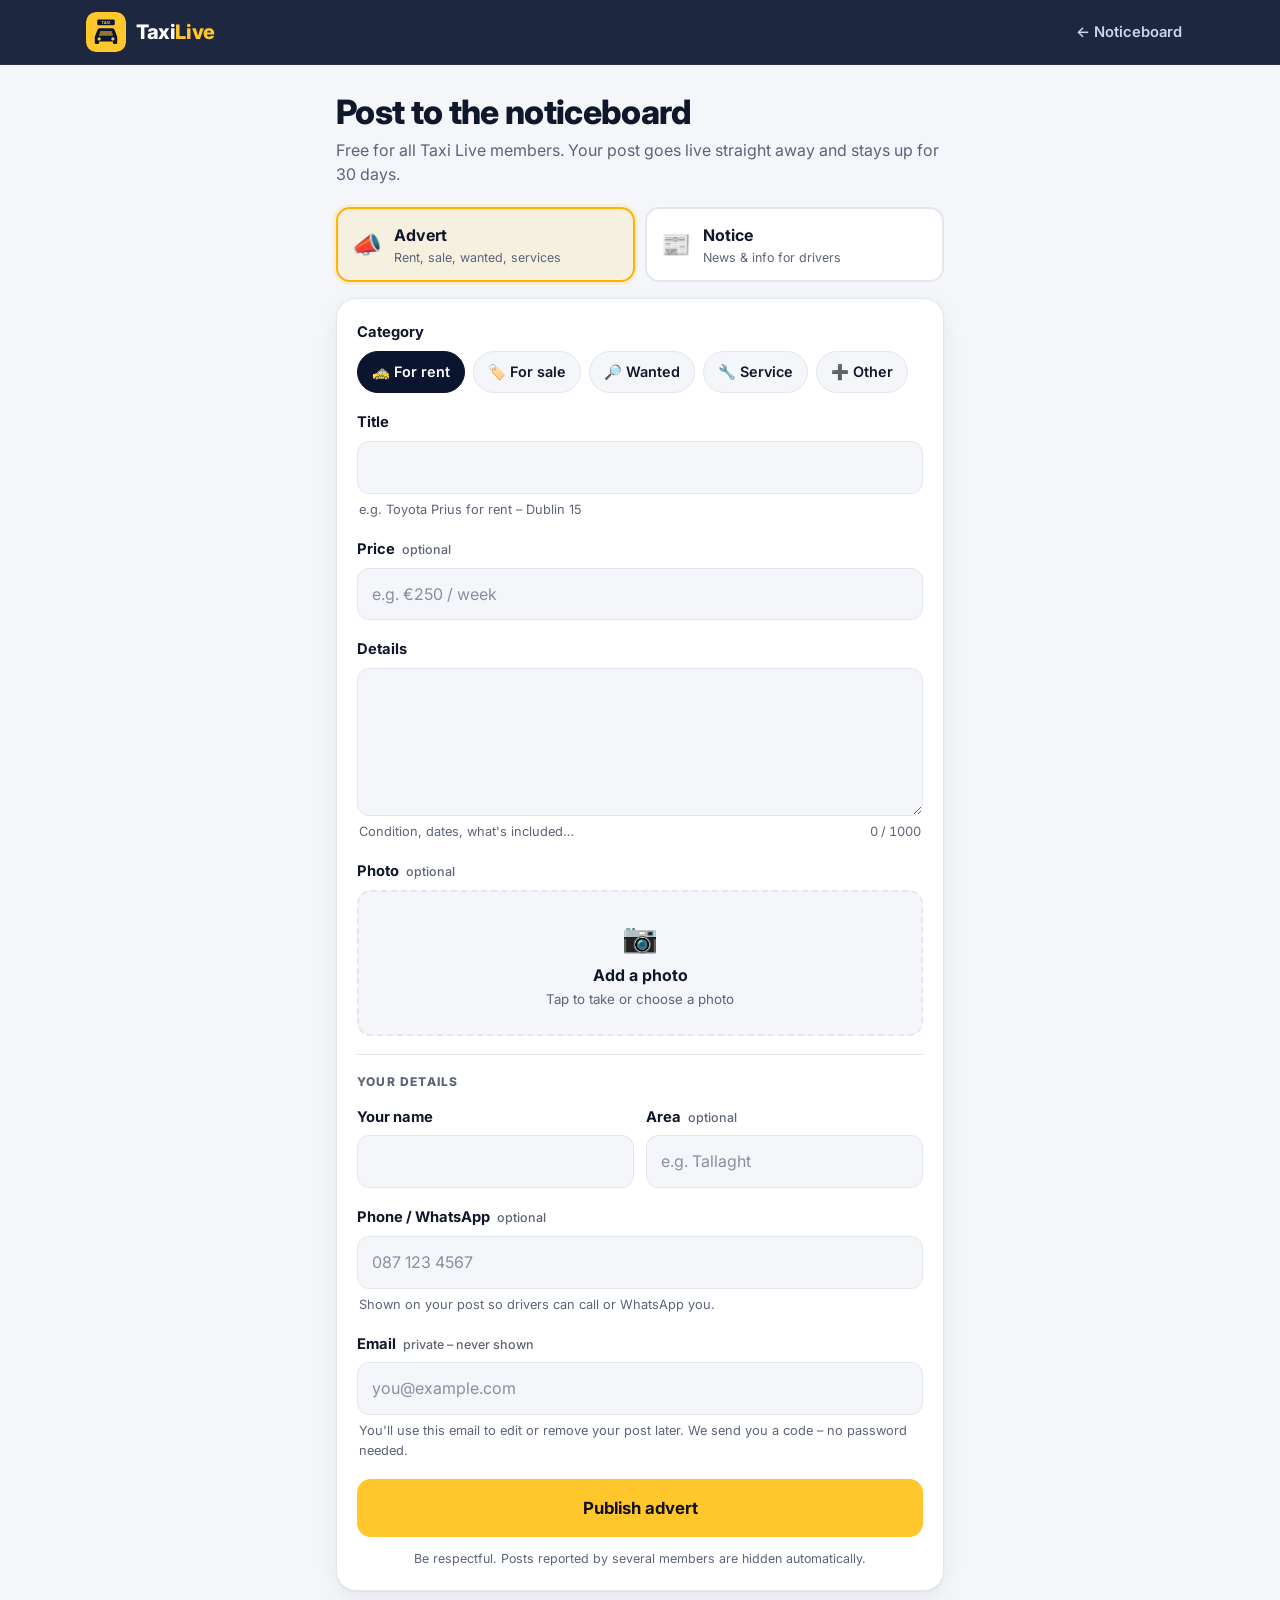
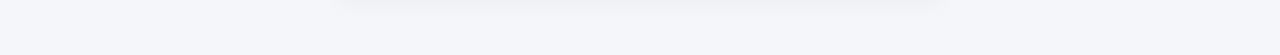
<file: public/post.html>
<!doctype html>
<html lang="en-IE">
<head>
  <meta charset="utf-8">
  <meta name="viewport" content="width=device-width, initial-scale=1">
  <title>Post to Taxi Live</title>
  <meta name="description" content="Post an advert or a notice to the Taxi Live noticeboard for Irish taxi drivers.">
  <meta name="theme-color" content="#0b1530">
  <link rel="icon" href="assets/favicon.svg?v=13" type="image/svg+xml">
  <link rel="preconnect" href="https://fonts.googleapis.com">
  <link rel="preconnect" href="https://fonts.gstatic.com" crossorigin>
  <link href="https://fonts.googleapis.com/css2?family=Inter:wght@400;500;600;700;800&display=swap" rel="stylesheet">
  <link rel="stylesheet" href="assets/style.css?v=13">
</head>
<body class="page-post">
  <header class="topbar">
    <div class="wrap topbar__inner">
      <a href="./" class="brand" aria-label="Taxi Live home">
        <img src="assets/logo.svg?v=13" alt="" class="brand__logo" width="40" height="40">
        <span class="brand__name">Taxi<span>Live</span></span>
      </a>
      <a href="./#board" class="backlink">← Noticeboard</a>
    </div>
  </header>

  <main class="postpage">
    <div class="postpage__head">
      <h1>Post to the noticeboard</h1>
      <p class="muted">Free for all Taxi Live members. Your post goes live straight away and stays up for 30 days.</p>
    </div>

    <div class="seg" role="tablist" aria-label="Post type">
      <button type="button" class="seg__btn" role="tab" data-type="advert" aria-selected="true">
        <span class="seg__icon">📣</span><span><b>Advert</b><small>Rent, sale, wanted, services</small></span>
      </button>
      <button type="button" class="seg__btn" role="tab" data-type="notice" aria-selected="false">
        <span class="seg__icon">📰</span><span><b>Notice</b><small>News & info for drivers</small></span>
      </button>
    </div>

    <form class="formcard" id="postForm" novalidate>
      <input type="hidden" name="type" value="advert">

      <div class="fgroup" data-only="advert">
        <span class="flabel">Category</span>
        <div class="pills" role="radiogroup" aria-label="Category">
          <label><input type="radio" name="category" value="rent" checked><span>🚕 For rent</span></label>
          <label><input type="radio" name="category" value="sale"><span>🏷️ For sale</span></label>
          <label><input type="radio" name="category" value="wanted"><span>🔎 Wanted</span></label>
          <label><input type="radio" name="category" value="service"><span>🔧 Service</span></label>
          <label><input type="radio" name="category" value="other"><span>➕ Other</span></label>
        </div>
      </div>

      <div class="fgroup">
        <label class="flabel" for="f-title">Title</label>
        <input class="finput" id="f-title" name="title" maxlength="80" required>
        <p class="fhint" id="titleHint">e.g. Toyota Prius for rent – Dublin 15</p>
      </div>

      <div class="fgroup" data-only="advert">
        <label class="flabel" for="f-price">Price <span class="opt">optional</span></label>
        <input class="finput" id="f-price" name="price" maxlength="30" placeholder="e.g. €250 / week">
      </div>

      <div class="fgroup">
        <label class="flabel" for="f-body">Details</label>
        <textarea class="finput" id="f-body" name="body" maxlength="1000" rows="5" required></textarea>
        <p class="fhint"><span id="bodyHint">Condition, dates, what's included…</span> <span class="count" id="count">0 / 1000</span></p>
      </div>

      <div class="fgroup">
        <span class="flabel">Photo <span class="opt">optional</span></span>
        <label class="drop" id="drop">
          <input type="file" name="image" id="f-image" accept="image/*">
          <span class="drop__empty">
            <span class="drop__icon">📷</span>
            <b>Add a photo</b>
            <small>Tap to take or choose a photo</small>
          </span>
          <img class="drop__preview" id="preview" alt="" hidden>
        </label>
        <button type="button" class="linkbtn linkbtn--danger" id="removePhoto" hidden>Remove photo</button>
      </div>

      <div class="fsection">Your details</div>

      <div class="frow">
        <div class="fgroup">
          <label class="flabel" for="f-name">Your name</label>
          <input class="finput" id="f-name" name="name" maxlength="40" required autocomplete="name">
        </div>
        <div class="fgroup">
          <label class="flabel" for="f-area">Area <span class="opt">optional</span></label>
          <input class="finput" id="f-area" name="area" maxlength="40" placeholder="e.g. Tallaght">
        </div>
      </div>

      <div class="fgroup">
        <label class="flabel" for="f-phone">Phone / WhatsApp <span class="opt">optional</span></label>
        <input class="finput" id="f-phone" name="phone" type="tel" inputmode="tel" maxlength="20" autocomplete="tel" placeholder="087 123 4567">
        <p class="fhint">Shown on your post so drivers can call or WhatsApp you.</p>
      </div>

      <div class="fgroup">
        <label class="flabel" for="f-email">Email <span class="opt">private – never shown</span></label>
        <input class="finput" id="f-email" name="email" type="email" inputmode="email" maxlength="190" autocomplete="email" required placeholder="you@example.com">
        <p class="fhint">You'll use this email to edit or remove your post later. We send you a code – no password needed.</p>
      </div>

      <div class="hp" aria-hidden="true" style="position:absolute;left:-9999px;width:1px;height:1px;overflow:hidden">
        <label>Leave empty<input name="website" tabindex="-1" autocomplete="off"></label>
      </div>

      <p class="form-error" id="formError" role="alert" hidden></p>
      <button type="submit" class="btn btn--primary btn--block btn--lg" id="submitPost">Publish advert</button>
      <p class="fineprint">Be respectful. Posts reported by several members are hidden automatically.</p>
    </form>

    <div class="success" id="success" hidden>
      <div class="success__icon">✅</div>
      <h2>Your post is live!</h2>
      <p class="muted">Share it in the WhatsApp group so more drivers see it.</p>
      <p class="muted small-note">To edit or remove it later, go to <a href="manage.html">Edit or remove my posts</a> and use the same email.</p>
      <div class="success__actions">
        <a class="btn btn--wa btn--block" id="shareWa" target="_blank" rel="noopener">Share on WhatsApp</a>
        <a class="btn btn--dark btn--block" href="./#board">View noticeboard</a>
        <button type="button" class="linkbtn" id="another">Post another</button>
      </div>
    </div>
  </main>

  <div class="toast" id="toast" role="status" aria-live="polite"></div>
  <script src="assets/post.js?v=13"></script>
</body>
</html>
</file>
<file: public/assets/style.css>
:root {
  --navy: #0b1530;
  --navy-2: #13214a;
  --yellow: #ffc72c;
  --yellow-2: #ffb300;
  --green: #169b62;
  --red: #e5484d;
  --bg: #f5f6fa;
  --surface: #ffffff;
  --text: #0f172a;
  --muted: #5b6478;
  --line: #e4e7ef;
  --soft: #eef1f8;
  --shadow: 0 1px 2px rgba(15, 23, 42, .06), 0 8px 24px rgba(15, 23, 42, .06);
  --radius: 16px;
}
@media (prefers-color-scheme: dark) {
  :root:not([data-theme="light"]) {
    --bg: #0a1022;
    --surface: #111a33;
    --text: #e8ecf5;
    --muted: #9aa4bb;
    --line: #22305a;
    --soft: #0e1730;
    --shadow: 0 1px 2px rgba(0, 0, 0, .3), 0 8px 24px rgba(0, 0, 0, .25);
  }
}
:root[data-theme="dark"] {
  --bg: #0a1022; --surface: #111a33; --text: #e8ecf5; --muted: #9aa4bb;
  --line: #22305a; --soft: #0e1730;
}

* { box-sizing: border-box; }
html { scroll-behavior: smooth; scroll-padding-top: 66px; }
body {
  margin: 0;
  font-family: Inter, system-ui, -apple-system, "Segoe UI", Roboto, sans-serif;
  background: var(--bg);
  color: var(--text);
  line-height: 1.55;
  -webkit-font-smoothing: antialiased;
}
img { max-width: 100%; display: block; }
a { color: inherit; }
h1, h2, h3 { line-height: 1.15; margin: 0 0 .4em; letter-spacing: -.02em; }
h2 { font-size: clamp(1.6rem, 3vw, 2.2rem); font-weight: 800; }
h3 { font-size: 1.1rem; font-weight: 700; }
p { margin: 0 0 1em; }
.wrap { width: 100%; max-width: 1140px; margin: 0 auto; padding: 0 16px; }
.muted { color: var(--muted); }
.sr-only { position: absolute; width: 1px; height: 1px; overflow: hidden; clip: rect(0 0 0 0); white-space: nowrap; }

/* Top bar */
.topbar {
  position: sticky; top: 0; z-index: 50;
  background: rgba(11, 21, 48, .92);
  backdrop-filter: saturate(140%) blur(10px);
  -webkit-backdrop-filter: saturate(140%) blur(10px);
  border-bottom: 1px solid rgba(255, 255, 255, .06);
}
.topbar__inner { display: flex; align-items: center; justify-content: space-between; height: 64px; gap: 12px; }
.brand { display: flex; align-items: center; gap: 10px; text-decoration: none; color: #fff; }
.brand__logo { width: 40px; height: 40px; border-radius: 10px; }
.brand__name { font-weight: 800; font-size: 1.25rem; letter-spacing: -.02em; }
.brand__name span { color: var(--yellow); }
.nav { display: flex; gap: 4px; }
.nav a {
  color: #cdd5ea; text-decoration: none; font-weight: 600; font-size: .92rem;
  padding: 8px 12px; border-radius: 999px;
}
.nav a:hover { background: rgba(255, 255, 255, .08); color: #fff; }
.nav__cta { background: var(--yellow); color: #111 !important; margin-left: 6px; }
.nav__cta:hover { background: var(--yellow-2) !important; }
.menu-btn { display: none; }

/* Mobile: hamburger + dropdown menu */
@media (max-width: 760px) {
  .topbar__inner { height: 58px; }
  .brand__name { font-size: 1.15rem; }
  .brand__logo { width: 34px; height: 34px; }
  .menu-btn {
    display: inline-flex; flex-direction: column; justify-content: center; gap: 5px;
    width: 44px; height: 44px; padding: 0 11px; border: 0; border-radius: 12px; cursor: pointer;
    background: rgba(255, 255, 255, .08);
  }
  .menu-btn span { display: block; height: 2px; background: #fff; border-radius: 2px; transition: transform .2s, opacity .2s; }
  .menu-btn[aria-expanded="true"] span:nth-child(1) { transform: translateY(7px) rotate(45deg); }
  .menu-btn[aria-expanded="true"] span:nth-child(2) { opacity: 0; }
  .menu-btn[aria-expanded="true"] span:nth-child(3) { transform: translateY(-7px) rotate(-45deg); }
  .nav {
    position: absolute; top: 100%; left: 0; right: 0;
    flex-direction: column; gap: 2px; padding: 8px 16px 14px;
    background: var(--navy); border-bottom: 1px solid rgba(255, 255, 255, .08);
    box-shadow: 0 16px 30px rgba(0, 0, 0, .3);
    visibility: hidden; opacity: 0; transform: translateY(-6px);
    transition: opacity .18s, transform .18s, visibility 0s .18s;
  }
  .nav.is-open { visibility: visible; opacity: 1; transform: none; transition: opacity .18s, transform .18s; }
  .nav a { padding: 13px 12px; font-size: 1rem; border-radius: 10px; }
  .nav__cta { margin: 6px 0 0; text-align: center; }
}

/* Hero */
.hero {
  position: relative; overflow: hidden;
  background: radial-gradient(1200px 500px at 85% -10%, rgba(255, 199, 44, .25), transparent 60%),
              linear-gradient(160deg, var(--navy) 0%, var(--navy-2) 100%);
  color: #fff;
  padding: 44px 0 52px;
}
@media (max-width: 640px) { .hero { padding: 22px 0 44px; } .hero h1 { margin: 14px 0 12px; } .hero__actions { margin: 20px 0 26px; gap: 10px; } .hero__actions .btn { flex: 1 1 100%; } }
.hero__checker {
  position: absolute; inset: auto 0 0 0; height: 14px; opacity: .9;
  background: repeating-linear-gradient(90deg, var(--yellow) 0 14px, #111 14px 28px);
}
.hero__inner { position: relative; }
.pill {
  display: inline-flex; align-items: center; gap: 8px;
  background: rgba(255, 255, 255, .08); border: 1px solid rgba(255, 255, 255, .12);
  padding: 6px 12px; border-radius: 999px; font-size: .85rem; font-weight: 600; color: #e6ebf7;
}
.dot { width: 8px; height: 8px; border-radius: 50%; background: var(--red); box-shadow: 0 0 0 0 rgba(229, 72, 77, .7); animation: pulse 1.8s infinite; }
@keyframes pulse { 70% { box-shadow: 0 0 0 10px rgba(229, 72, 77, 0); } 100% { box-shadow: 0 0 0 0 rgba(229, 72, 77, 0); } }
.hero h1 { font-size: clamp(2.1rem, 5.5vw, 3.8rem); font-weight: 800; max-width: 15ch; margin: 18px 0 16px; }
.hero h1 em { font-style: normal; color: var(--yellow); }
.lead { font-size: clamp(1rem, 1.6vw, 1.2rem); color: #c9d2ea; max-width: 56ch; }
.hero__actions { display: flex; flex-wrap: wrap; gap: 12px; margin: 26px 0 34px; }

.btn {
  display: inline-flex; align-items: center; gap: 8px; justify-content: center;
  padding: 13px 20px; border-radius: 12px; font-weight: 700; text-decoration: none;
  border: 0; cursor: pointer; font: inherit; font-weight: 700; transition: transform .12s, background .2s;
}
.btn:active { transform: translateY(1px); }
.btn--primary { background: var(--yellow); color: #111; }
.btn--primary:hover { background: var(--yellow-2); }
.btn--ghost { background: rgba(255, 255, 255, .08); color: #fff; border: 1px solid rgba(255, 255, 255, .18); }
.btn--ghost:hover { background: rgba(255, 255, 255, .14); }
.btn--dark { background: var(--navy); color: #fff; }

.quick { display: grid; grid-template-columns: repeat(4, 1fr); gap: 10px; }
.quick__item {
  display: flex; flex-direction: column; gap: 2px; text-decoration: none;
  background: rgba(255, 255, 255, .06); border: 1px solid rgba(255, 255, 255, .1);
  border-radius: 14px; padding: 14px 16px; transition: background .2s, border-color .2s;
}
.quick__item:hover { background: rgba(255, 199, 44, .12); border-color: rgba(255, 199, 44, .5); }
.quick__item b { font-size: .8rem; color: var(--yellow); text-transform: uppercase; letter-spacing: .06em; }
.quick__item span { font-weight: 700; font-size: 1.05rem; }
@media (max-width: 760px) { .quick { grid-template-columns: repeat(2, 1fr); } }

/* Sections */
.section { padding: 64px 0; }
.section--dark { background: var(--navy); color: #fff; }
.section--dark .muted { color: #aab4cf; }
.section--soft { background: var(--soft); }
.eyebrow { text-transform: uppercase; letter-spacing: .12em; font-size: .78rem; font-weight: 700; color: var(--yellow-2); margin-bottom: 6px; }
.section__head { display: flex; justify-content: space-between; align-items: flex-end; gap: 20px; flex-wrap: wrap; margin-bottom: 18px; }

.search {
  display: flex; align-items: center; gap: 8px; flex: 1 1 320px; max-width: 420px;
  background: var(--surface); border: 1px solid var(--line); border-radius: 12px; padding: 0 14px;
  box-shadow: var(--shadow);
}
.search:focus-within { border-color: var(--yellow-2); box-shadow: 0 0 0 3px rgba(255, 199, 44, .3); }
.search svg { width: 18px; height: 18px; fill: var(--muted); flex: none; }
.search input { border: 0; outline: 0; background: transparent; color: var(--text); font: inherit; padding: 13px 0; width: 100%; }

.chips { display: flex; gap: 8px; overflow-x: auto; padding: 4px 0 18px; scrollbar-width: none; }
.chips::-webkit-scrollbar { display: none; }
.chip {
  flex: none; font: inherit; font-size: .9rem; font-weight: 600; cursor: pointer;
  background: var(--surface); color: var(--text); border: 1px solid var(--line);
  padding: 8px 14px; border-radius: 999px;
}
.chip[aria-selected="true"] { background: var(--navy); color: #fff; border-color: var(--navy); }
@media (prefers-color-scheme: dark) { .chip[aria-selected="true"] { background: var(--yellow); color: #111; border-color: var(--yellow); } }

.grid { columns: 3 320px; column-gap: 18px; }
.group {
  break-inside: avoid; margin: 0 0 18px; background: var(--surface);
  border: 1px solid var(--line); border-radius: var(--radius); box-shadow: var(--shadow); overflow: hidden;
}
.group__title { display: flex; align-items: center; gap: 10px; padding: 16px 18px 12px; margin: 0; font-size: 1.05rem; border-bottom: 1px solid var(--line); }
.group__icon { display: grid; place-items: center; width: 34px; height: 34px; border-radius: 10px; background: rgba(255, 199, 44, .18); font-size: 1.05rem; }
.list { list-style: none; margin: 0; padding: 6px; }
.row { display: flex; align-items: center; gap: 4px; border-radius: 10px; }
.row:hover { background: var(--soft); }
.row__main { flex: 1; display: flex; align-items: center; justify-content: space-between; gap: 12px; padding: 10px 12px; text-decoration: none; min-width: 0; }
.row__info { display: flex; flex-direction: column; min-width: 0; }
.row__name { font-weight: 600; }
.row__note { font-size: .8rem; color: var(--muted); }
.row__num { font-weight: 700; font-variant-numeric: tabular-nums; color: var(--green); white-space: nowrap; }
.row__btn {
  flex: none; width: 34px; height: 34px; display: grid; place-items: center; border-radius: 8px;
  border: 1px solid var(--line); background: var(--surface); color: var(--muted); cursor: pointer;
  font: inherit; text-decoration: none; margin-right: 4px;
}
.row__btn:hover { color: var(--text); border-color: var(--yellow-2); }
.empty { text-align: center; color: var(--muted); padding: 30px 0; }

/* Cards */
.cards { display: grid; grid-template-columns: repeat(3, 1fr); gap: 18px; margin-top: 22px; }
@media (max-width: 860px) { .cards { grid-template-columns: 1fr; } }
.card {
  display: block; text-decoration: none; background: var(--surface); border: 1px solid var(--line);
  border-radius: var(--radius); padding: 22px; box-shadow: var(--shadow); transition: transform .15s, border-color .2s;
}
.card p { color: var(--muted); margin-bottom: .6em; }
a.card:hover { transform: translateY(-3px); border-color: var(--yellow-2); }
.card--live { background: rgba(255, 255, 255, .04); border-color: rgba(255, 255, 255, .1); color: #fff; box-shadow: none; }
.card--live p { color: #b3bdd6; }
.card__link { color: var(--yellow); font-weight: 700; font-size: .92rem; }
.badge, .tag {
  display: inline-block; font-size: .75rem; font-weight: 800; letter-spacing: .04em;
  padding: 4px 10px; border-radius: 999px; margin-bottom: 14px;
  background: rgba(255, 255, 255, .1); color: #e6ebf7;
}
.badge--red { background: rgba(229, 72, 77, .18); color: #ff8b8f; }
.badge--amber { background: rgba(255, 199, 44, .18); color: var(--yellow); }
.tag { background: var(--soft); color: var(--text); }
.tag--yellow { background: rgba(255, 199, 44, .25); }
.tag--green { background: rgba(22, 155, 98, .15); color: var(--green); }

.callout {
  display: flex; align-items: center; justify-content: space-between; gap: 18px; flex-wrap: wrap;
  margin-top: 26px; padding: 22px 24px; border-radius: var(--radius);
  background: linear-gradient(135deg, rgba(255, 199, 44, .16), rgba(255, 199, 44, .04));
  border: 1px solid rgba(255, 199, 44, .35);
}
.callout p { margin: 0; color: inherit; opacity: .85; }
.callout h3 { margin-bottom: 4px; }
.callout--yellow { background: var(--yellow); color: #111; border: 0; }

.links { display: grid; grid-template-columns: repeat(4, 1fr); gap: 14px; margin-top: 18px; }
@media (max-width: 860px) { .links { grid-template-columns: 1fr 1fr; } }
@media (max-width: 480px) { .links { grid-template-columns: 1fr; } }
.links a {
  display: flex; flex-direction: column; gap: 2px; text-decoration: none; padding: 16px 18px;
  background: var(--surface); border: 1px solid var(--line); border-radius: 14px;
}
.links a:hover { border-color: var(--yellow-2); }
.links span { font-size: .88rem; color: var(--muted); }

/* Footer */
.footer { background: var(--navy); color: #c3cbe0; padding: 40px 0 46px; position: relative; }
.footer::before {
  content: ""; position: absolute; top: 0; left: 0; right: 0; height: 8px;
  background: repeating-linear-gradient(90deg, var(--yellow) 0 8px, #111 8px 16px);
}
.footer__inner .brand { margin-bottom: 10px; }
.small { font-size: .82rem; color: #8f9abb; margin: 0 0 .5em; }

/* Toast */
.toast {
  position: fixed; left: 50%; bottom: 22px; transform: translate(-50%, 30px); opacity: 0;
  background: #111; color: #fff; padding: 12px 18px; border-radius: 12px; font-weight: 600;
  transition: .25s; pointer-events: none; z-index: 100; max-width: calc(100% - 32px); text-align: center;
}
.toast.is-on { opacity: 1; transform: translate(-50%, 0); }

/* WhatsApp */
:root { --wa: #25d366; --wa-2: #1ebe5b; }
.btn--wa { background: var(--wa); color: #06331a; }
.btn--wa:hover { background: var(--wa-2); }
.btn--sm { padding: 8px 14px; font-size: .88rem; border-radius: 10px; }
.btn--block { width: 100%; }
.btn--call { background: var(--navy); color: #fff; }
.btn--ghost-dark { background: var(--soft); color: var(--text); border: 1px solid var(--line); }
.callout--wa { background: linear-gradient(135deg, rgba(37, 211, 102, .16), rgba(37, 211, 102, .04)); border-color: rgba(37, 211, 102, .45); }
.fab {
  position: fixed; right: 16px; bottom: 16px; z-index: 60;
  display: inline-flex; align-items: center; gap: 8px; text-decoration: none;
  background: var(--wa); color: #06331a; font-weight: 800; padding: 12px 16px 12px 12px;
  border-radius: 999px; box-shadow: 0 8px 24px rgba(0, 0, 0, .25);
}
.fab svg { width: 26px; height: 26px; fill: currentColor; }
@media (max-width: 480px) { .fab span { display: none; } .fab { padding: 12px; } }

/* Noticeboard posts */
.posts { display: grid; grid-template-columns: repeat(3, 1fr); gap: 18px; align-items: start; }
@media (max-width: 960px) { .posts { grid-template-columns: 1fr 1fr; } }
@media (max-width: 640px) { .posts { grid-template-columns: 1fr; } }
.post {
  background: var(--surface); border: 1px solid var(--line); border-radius: var(--radius);
  box-shadow: var(--shadow); overflow: hidden; border-top: 4px solid var(--yellow);
}
.post--notice { border-top-color: #3b82f6; }
.post--wanted { border-top-color: var(--green); }
.post__img { width: 100%; aspect-ratio: 16 / 10; object-fit: cover; background: var(--soft); }
.post__body { padding: 16px 18px 18px; }
.post__meta { display: flex; justify-content: space-between; align-items: center; gap: 8px; }
.post__meta .tag { margin: 0; }
.post__time { font-size: .8rem; color: var(--muted); }
.post__title { margin: 12px 0 6px; font-size: 1.08rem; overflow-wrap: anywhere; }
.post__text { color: var(--muted); white-space: pre-line; overflow-wrap: anywhere; margin-bottom: 10px; }
.post__who { font-size: .88rem; font-weight: 600; margin-bottom: 14px; }
.post__actions { display: flex; flex-wrap: wrap; align-items: center; gap: 8px; }
.tag--advert { background: rgba(255, 199, 44, .25); }
.tag--notice { background: rgba(59, 130, 246, .15); color: #3b82f6; }
.tag--wanted { background: rgba(22, 155, 98, .15); color: var(--green); }
.linkbtn { background: none; border: 0; font: inherit; font-size: .82rem; color: var(--muted); cursor: pointer; padding: 6px; margin-left: auto; text-decoration: underline; }
.linkbtn--danger { color: var(--red); }
.board-empty { text-align: center; padding: 36px 16px; border: 2px dashed var(--line); border-radius: var(--radius); }
.board-empty__icon { font-size: 2.2rem; margin: 0; }
.small-note { text-align: center; }

[hidden] { display: none !important; }

/* Noticeboard extras */
.board-actions { display: flex; flex-wrap: wrap; gap: 10px; }
.btn--dark-outline { background: transparent; color: var(--text); border: 2px solid var(--text); padding: 11px 18px; }
.btn--dark-outline:hover { background: var(--text); color: var(--bg); }
.btn--lg { padding: 16px 22px; font-size: 1.05rem; border-radius: 14px; }
.post__price { font-weight: 800; font-size: 1.05rem; color: var(--green); margin: -2px 0 6px; }
@media (max-width: 640px) { .board-actions { width: 100%; } .board-actions .btn { flex: 1 1 0; padding: 12px 10px; font-size: .92rem; } }

/* Post page */
.backlink { color: #cdd5ea; text-decoration: none; font-weight: 600; font-size: .92rem; padding: 8px 12px; border-radius: 999px; }
.backlink:hover { background: rgba(255, 255, 255, .08); color: #fff; }
.postpage { max-width: 640px; margin: 0 auto; padding: 28px 16px 64px; }
.postpage__head h1 { font-size: clamp(1.6rem, 5vw, 2.1rem); font-weight: 800; margin-bottom: 6px; }
.postpage__head p { margin-bottom: 20px; }

.seg { display: grid; grid-template-columns: 1fr 1fr; gap: 10px; margin-bottom: 16px; }
.seg__btn {
  display: flex; align-items: center; gap: 12px; text-align: left; cursor: pointer;
  font: inherit; color: var(--text); background: var(--surface);
  border: 2px solid var(--line); border-radius: 14px; padding: 14px;
  transition: border-color .15s, background .15s;
}
.seg__btn b { display: block; font-size: 1rem; }
.seg__btn small { display: block; color: var(--muted); font-size: .78rem; line-height: 1.3; margin-top: 2px; }
.seg__icon { font-size: 1.5rem; flex: none; }
.seg__btn[aria-selected="true"] { border-color: var(--yellow-2); background: rgba(255, 199, 44, .12); box-shadow: 0 0 0 3px rgba(255, 199, 44, .18); }
@media (max-width: 400px) { .seg__btn { flex-direction: column; align-items: flex-start; gap: 4px; padding: 12px; } }

.formcard {
  background: var(--surface); border: 1px solid var(--line); border-radius: 20px;
  padding: 22px 20px; box-shadow: var(--shadow);
}
@media (max-width: 480px) { .formcard { padding: 18px 16px; border-radius: 16px; } }
.fgroup { margin-bottom: 18px; min-width: 0; }
.flabel { display: block; font-weight: 700; font-size: .92rem; margin-bottom: 7px; }
.opt { font-weight: 500; color: var(--muted); font-size: .78rem; margin-left: 4px; }
.finput {
  display: block; width: 100%; font: inherit; font-size: 16px; /* 16px stops iOS zooming */
  color: var(--text); background: var(--bg); border: 1.5px solid var(--line);
  border-radius: 12px; padding: 13px 14px; -webkit-appearance: none; appearance: none;
  transition: border-color .15s, box-shadow .15s;
}
textarea.finput { resize: vertical; min-height: 120px; line-height: 1.5; }
.finput::placeholder { color: var(--muted); opacity: .7; }
.finput:focus { outline: 0; border-color: var(--yellow-2); box-shadow: 0 0 0 3px rgba(255, 199, 44, .28); background: var(--surface); }
.finput.is-bad { border-color: var(--red); box-shadow: 0 0 0 3px rgba(229, 72, 77, .18); }
.fhint { display: flex; justify-content: space-between; gap: 10px; font-size: .8rem; color: var(--muted); margin: 6px 2px 0; }
.count { flex: none; font-variant-numeric: tabular-nums; }
.frow { display: grid; grid-template-columns: 1fr 1fr; gap: 12px; }
@media (max-width: 480px) { .frow { grid-template-columns: 1fr; gap: 0; } }
.fsection {
  font-size: .75rem; font-weight: 800; letter-spacing: .1em; text-transform: uppercase; color: var(--muted);
  border-top: 1px solid var(--line); padding-top: 18px; margin: 4px 0 14px;
}

.pills { display: flex; flex-wrap: wrap; gap: 8px; }
.pills label { cursor: pointer; }
.pills input { position: absolute; opacity: 0; pointer-events: none; }
.pills span {
  display: inline-block; padding: 9px 14px; border-radius: 999px; font-weight: 600; font-size: .9rem;
  border: 1.5px solid var(--line); background: var(--bg); transition: .15s;
}
.pills input:checked + span { background: var(--navy); color: #fff; border-color: var(--navy); }
.pills input:focus-visible + span { box-shadow: 0 0 0 3px rgba(255, 199, 44, .4); }
@media (prefers-color-scheme: dark) { .pills input:checked + span { background: var(--yellow); color: #111; border-color: var(--yellow); } }

.drop {
  position: relative; display: block; cursor: pointer; overflow: hidden;
  border: 2px dashed var(--line); border-radius: 14px; background: var(--bg); transition: border-color .15s;
}
.drop:hover { border-color: var(--yellow-2); }
.drop input { position: absolute; inset: 0; opacity: 0; cursor: pointer; width: 100%; height: 100%; }
.drop__empty { display: flex; flex-direction: column; align-items: center; gap: 2px; padding: 24px 12px; text-align: center; }
.drop__icon { font-size: 1.8rem; }
.drop__empty small { color: var(--muted); }
.drop.has-img { border-style: solid; }
.drop.has-img .drop__empty { display: none; }
.drop__preview { width: 100%; max-height: 280px; object-fit: cover; }
#removePhoto { margin: 6px 0 0; padding: 4px 0; }

.form-error { background: rgba(229, 72, 77, .12); color: var(--red); padding: 12px 14px; border-radius: 12px; font-weight: 600; margin-bottom: 14px; }
.fineprint { font-size: .78rem; color: var(--muted); margin: 12px 0 0; text-align: center; }

.success { text-align: center; background: var(--surface); border: 1px solid var(--line); border-radius: 20px; padding: 32px 20px; box-shadow: var(--shadow); }
.success__icon { font-size: 2.6rem; }
.success__actions { display: grid; gap: 10px; max-width: 320px; margin: 18px auto 0; }
.success .linkbtn { margin: 0 auto; }

/* Pinned notices */
.post--pinned { grid-column: 1 / -1; border-top-color: var(--yellow); background: linear-gradient(180deg, rgba(255, 199, 44, .08), var(--surface) 140px); }
.tag--pinned { background: var(--navy); color: #fff; }
.post__deadline { font-size: .82rem; font-weight: 800; color: var(--red); }
.post__text--clamp { display: -webkit-box; -webkit-line-clamp: 6; -webkit-box-orient: vertical; overflow: hidden; }
.post__text--clamp.is-open { display: block; -webkit-line-clamp: unset; }
.linkbtn--more { margin: -4px 0 10px; padding: 4px 0; color: var(--text); font-weight: 700; text-decoration: none; }
.tag { white-space: nowrap; }
.post--pinned .post__meta { flex-wrap: wrap; justify-content: flex-start; gap: 8px 12px; }
.post--pinned .post__title { font-size: 1.15rem; }

/* Cameras page */
.hero--sm { padding: 36px 0 44px; }
.hero--sm h1 { max-width: none; }
@media (max-width: 640px) { .hero--sm { padding: 22px 0 40px; } }
.section--tight { padding: 32px 0 56px; }
.steps { list-style: none; counter-reset: s; margin: 0 0 22px; padding: 0; display: grid; grid-template-columns: repeat(3, 1fr); gap: 12px; }
.steps li { counter-increment: s; position: relative; background: var(--surface); border: 1px solid var(--line); border-radius: 14px; padding: 14px 14px 14px 54px; }
.steps li::before { content: counter(s); position: absolute; left: 14px; top: 14px; width: 28px; height: 28px; border-radius: 50%; display: grid; place-items: center; background: var(--yellow); color: #111; font-weight: 800; font-size: .9rem; }
.steps b { display: block; }
.steps span { color: var(--muted); font-size: .88rem; }
@media (max-width: 760px) { .steps { grid-template-columns: 1fr; gap: 8px; } .steps li { padding: 12px 12px 12px 52px; } .steps li::before { top: 12px; } }
.region { margin-top: 10px; }
.region__title { font-size: 1.3rem; margin: 14px 0 12px; }
.roads { display: grid; grid-template-columns: repeat(3, 1fr); gap: 14px; }
@media (max-width: 960px) { .roads { grid-template-columns: 1fr 1fr; } }
@media (max-width: 640px) { .roads { grid-template-columns: 1fr; } }
.road {
  display: flex; flex-direction: column; gap: 12px; text-decoration: none;
  background: var(--surface); border: 1px solid var(--line); border-radius: var(--radius);
  padding: 16px; box-shadow: var(--shadow); transition: transform .15s, border-color .15s;
}
.road:hover { transform: translateY(-2px); border-color: var(--yellow-2); }
.road--hot { border-top: 4px solid var(--yellow); }
.road__head { display: flex; align-items: center; gap: 12px; }
.road__badge {
  flex: none; min-width: 52px; height: 40px; padding: 0 8px; display: grid; place-items: center;
  background: #0b6e3a; color: #fff; font-weight: 800; border-radius: 8px; border: 2px solid #fff;
  box-shadow: 0 0 0 2px #0b6e3a; font-size: .95rem;
}
.road__badge--m { background: #0057a8; box-shadow: 0 0 0 2px #0057a8; }
.road__title b { display: block; line-height: 1.25; }
.road__title span { font-size: .82rem; color: var(--muted); font-weight: 600; }
.road__spots { list-style: none; margin: 0; padding: 0; display: flex; flex-wrap: wrap; gap: 6px; }
.road__spots li { font-size: .78rem; font-weight: 600; background: var(--soft); border: 1px solid var(--line); padding: 4px 9px; border-radius: 999px; }
.road__go { margin-top: auto; font-weight: 800; font-size: .88rem; color: #b07800; }
@media (prefers-color-scheme: dark) { .road__go { color: var(--yellow); } }
.subhead { font-size: 1.3rem; margin: 34px 0 0; }
.attrib { margin-top: 26px; font-size: .8rem; color: var(--muted); }
.attrib a { color: inherit; }
/* Hero: the two secondary buttons share a row on phones */
@media (max-width: 640px) { .hero__actions .btn--ghost { flex: 1 1 calc(50% - 5px); padding-left: 10px; padding-right: 10px; } }

/* ---------- Numbers pages ---------- */
.numpage { padding: 22px 0 56px; }
.crumbs { display: flex; flex-wrap: wrap; gap: 6px; font-size: .85rem; color: var(--muted); margin-bottom: 10px; }
.crumbs a { color: var(--muted); }
.crumbs b { color: var(--text); }
.numpage__head { display: flex; justify-content: space-between; align-items: flex-end; gap: 16px; flex-wrap: wrap; margin-bottom: 18px; }
.numpage__head h1 { font-size: clamp(1.6rem, 5vw, 2.2rem); margin-bottom: 4px; }
.numpage__head p { margin: 0; }
.numpage__note { font-size: .8rem; color: var(--muted); margin-top: 28px; }
.cat-tiles { display: grid; grid-template-columns: repeat(3, 1fr); gap: 12px; }
@media (max-width: 860px) { .cat-tiles { grid-template-columns: 1fr 1fr; } }
@media (max-width: 520px) { .cat-tiles { grid-template-columns: 1fr; } }
.cat-tile {
  display: flex; align-items: center; gap: 14px; text-decoration: none; padding: 16px;
  background: var(--surface); border: 1px solid var(--line); border-radius: var(--radius); box-shadow: var(--shadow);
  transition: transform .15s, border-color .15s;
}
.cat-tile:hover { transform: translateY(-2px); border-color: var(--yellow-2); }
.cat-tile__icon { flex: none; width: 48px; height: 48px; border-radius: 12px; display: grid; place-items: center; font-size: 1.4rem; background: rgba(255, 199, 44, .2); }
.cat-tile__text { flex: 1; min-width: 0; }
.cat-tile__text b { display: block; font-size: 1.02rem; }
.cat-tile__text span { font-size: .84rem; color: var(--muted); }
.cat-tile__go { font-size: 1.6rem; color: var(--muted); }
.list--card { background: var(--surface); border: 1px solid var(--line); border-radius: var(--radius); box-shadow: var(--shadow); }
.chips--wrap { flex-wrap: wrap; overflow: visible; }
a.chip { text-decoration: none; }
.links { grid-template-columns: repeat(auto-fit, minmax(210px, 1fr)) !important; }

/* ---------- Manage my posts ---------- */
.board-manage { align-self: center; font-weight: 700; font-size: .9rem; color: var(--text); }
@media (max-width: 640px) { .board-manage { flex: 1 1 100%; text-align: center; padding: 4px 0; } }
.finput--code { font-size: 1.6rem !important; letter-spacing: .4em; text-align: center; font-variant-numeric: tabular-nums; }
.manage-links { display: flex; justify-content: space-between; gap: 10px; margin-top: 10px; }
.manage-links .linkbtn { margin: 0; }
.signedin { display: flex; justify-content: space-between; align-items: center; gap: 10px; flex-wrap: wrap; font-size: .9rem; margin-bottom: 14px; }
.signedin .linkbtn { margin: 0; }
.mpost { background: var(--surface); border: 1px solid var(--line); border-radius: var(--radius); box-shadow: var(--shadow); padding: 14px; margin-bottom: 12px; }
.mpost__top { display: flex; gap: 12px; }
.mpost__img { width: 76px; height: 60px; object-fit: cover; border-radius: 10px; flex: none; }
.mpost__info { min-width: 0; }
.mpost__info h3 { margin: 6px 0 2px; font-size: 1.02rem; overflow-wrap: anywhere; }
.mpost__meta { display: flex; flex-wrap: wrap; gap: 8px; align-items: center; font-size: .8rem; color: var(--muted); }
.mstatus { font-weight: 800; font-size: .75rem; padding: 3px 9px; border-radius: 999px; }
.mstatus--live { background: rgba(22, 155, 98, .15); color: var(--green); }
.mstatus--hidden { background: rgba(229, 72, 77, .14); color: var(--red); }
.mstatus--expired { background: var(--soft); color: var(--muted); }
.mpost__actions { display: flex; gap: 8px; margin-top: 12px; }
.mform { border-top: 1px solid var(--line); margin-top: 14px; padding-top: 14px; }
select.finput { background-image: linear-gradient(45deg, transparent 50%, var(--muted) 50%), linear-gradient(135deg, var(--muted) 50%, transparent 50%); background-position: calc(100% - 18px) 55%, calc(100% - 13px) 55%; background-size: 5px 5px; background-repeat: no-repeat; padding-right: 34px; }
.checkline { display: flex; align-items: center; gap: 8px; font-size: .92rem; font-weight: 600; margin: -4px 0 16px; cursor: pointer; }
.checkline input { width: 18px; height: 18px; accent-color: var(--navy); }
.btn--danger { background: rgba(229, 72, 77, .12); color: var(--red); border: 1px solid rgba(229, 72, 77, .35); }
.btn--danger:hover { background: rgba(229, 72, 77, .2); }
.setup-log { list-style: none; padding: 0; text-align: left; max-width: 360px; margin: 14px auto; line-height: 1.9; font-weight: 600; }

/* ---------- Admin ---------- */
.page-admin { background: var(--bg); }
.brand__tag { font-size: .7rem; font-weight: 700; background: var(--yellow); color: #111; padding: 2px 7px; border-radius: 6px; vertical-align: middle; margin-left: 4px; }
.admin-user { display: flex; align-items: center; gap: 10px; color: #cdd5ea; font-size: .9rem; font-weight: 600; }
@media (max-width: 520px) { .admin-user span { display: none; } }
.admin { padding-top: 22px; padding-bottom: 60px; }
.admin-login { max-width: 420px; margin: 30px auto; }
.admin-login h1, .admin-msg h1 { font-size: 1.5rem; }
.admin-msg { text-align: center; padding: 40px 0; }
.admin-tabs { display: flex; gap: 4px; border-bottom: 2px solid var(--line); margin-bottom: 18px; overflow-x: auto; }
.admin-tabs button { font: inherit; font-weight: 700; background: none; border: 0; color: var(--muted); padding: 10px 14px; cursor: pointer; border-bottom: 3px solid transparent; margin-bottom: -2px; white-space: nowrap; }
.admin-tabs button[aria-selected="true"] { color: var(--text); border-bottom-color: var(--yellow-2); }
.admin-toolbar { margin-bottom: 14px; }
.admin-toolbar .chips { padding-bottom: 10px; }
.admin-toolbar__row { display: flex; gap: 10px; flex-wrap: wrap; align-items: center; margin-bottom: 14px; }
.admin-toolbar__row .finput { flex: 1 1 200px; width: auto; }
.admin-toolbar__row select.finput { flex: 0 1 160px; }
.apost { display: flex; gap: 14px; background: var(--surface); border: 1px solid var(--line); border-radius: var(--radius); padding: 14px; margin-bottom: 12px; box-shadow: var(--shadow); }
.apost--hidden { opacity: .7; border-style: dashed; }
.apost__img { width: 120px; height: 90px; object-fit: cover; border-radius: 10px; flex: none; }
@media (max-width: 640px) { .apost { flex-direction: column; } .apost__img { width: 100%; height: 160px; } }
.apost__body { flex: 1; min-width: 0; }
.apost__badges { display: flex; flex-wrap: wrap; gap: 6px; }
.apost__badges .tag { margin: 0; }
.tag--live { background: rgba(22, 155, 98, .15); color: var(--green); }
.tag--hidden { background: var(--soft); color: var(--muted); }
.tag--report { background: rgba(229, 72, 77, .14); color: var(--red); }
.apost__title { margin: 8px 0 4px; font-size: 1.05rem; overflow-wrap: anywhere; }
.apost__text { color: var(--muted); font-size: .9rem; white-space: pre-line; overflow-wrap: anywhere; display: -webkit-box; -webkit-line-clamp: 3; -webkit-box-orient: vertical; overflow: hidden; margin-bottom: 6px; }
.apost__meta { font-size: .8rem; color: var(--muted); white-space: pre-line; overflow-wrap: anywhere; }
.apost__actions { display: flex; flex-wrap: wrap; gap: 6px; }
.aeditor { margin-bottom: 18px; border: 2px solid var(--yellow-2); }
.aeditor h2 { font-size: 1.2rem; }
.aeditor__btns { display: flex; gap: 10px; }
.acat { margin-bottom: 16px; padding: 16px; }
.acat__head { display: flex; gap: 8px; align-items: center; flex-wrap: wrap; margin-bottom: 12px; }
.acat__head .finput { width: auto; min-width: 0; }
.acat__icon { flex: 0 0 64px; text-align: center; font-size: 1.2rem !important; }
.acat__title { flex: 1 1 200px; font-weight: 700; }
.acat__sort { flex: 0 0 90px; }
.acat__link { font-size: .78rem; margin: 8px 0 0; }
.acontacts { display: grid; gap: 6px; }
.arow { display: grid; grid-template-columns: 1.4fr 1fr 1fr 1.2fr 70px 250px; gap: 6px; align-items: center; }
.arow .finput { padding: 9px 10px; font-size: 14px; border-radius: 9px; min-width: 0; }
.arow--head { font-size: .72rem; font-weight: 800; text-transform: uppercase; letter-spacing: .06em; color: var(--muted); padding: 0 2px; }
.arow--new .finput { border-style: dashed; }
.arow__btns { display: flex; gap: 6px; align-items: center; }
.arow__move { max-width: 150px; }
@media (max-width: 900px) {
  .arow--head { display: none; }
  .arow { grid-template-columns: 1fr 1fr; padding: 10px; border: 1px solid var(--line); border-radius: 12px; }
  .arow__btns { grid-column: 1 / -1; flex-wrap: wrap; }
}
.admin-grid { display: grid; grid-template-columns: repeat(auto-fit, minmax(280px, 1fr)); gap: 16px; align-items: start; }
.admin-grid h2 { font-size: 1.15rem; }
.aadmin { display: flex; justify-content: space-between; align-items: center; gap: 10px; padding: 10px 0; border-bottom: 1px solid var(--line); }
.aadmin span { display: block; font-size: .8rem; }
.toast--bad { background: var(--red); }
.admin-grid--2 { grid-template-columns: repeat(auto-fit, minmax(320px, 1fr)); }
#mailTestResult { font-size: .9rem; font-weight: 600; color: var(--text); }

/* ---------- Noticeboard stacks + cards ---------- */
.posts { display: block; }
.posts > .post--pinned { margin-bottom: 18px; }
.stack { margin-top: 26px; }
.stack:first-child { margin-top: 0; }
.stack__head { display: flex; align-items: baseline; justify-content: space-between; gap: 10px; border-bottom: 2px solid var(--line); padding-bottom: 8px; margin-bottom: 14px; }
.stack__title { margin: 0; font-size: 1.2rem; }
.stack__count { font-size: .82rem; font-weight: 700; color: var(--muted); }
.posts__grid { display: grid; grid-template-columns: repeat(3, 1fr); gap: 16px; align-items: stretch; }
@media (max-width: 960px) { .posts__grid { grid-template-columns: 1fr 1fr; } }
@media (max-width: 600px) { .posts__grid { grid-template-columns: 1fr; } }
.posts__grid .post { display: flex; flex-direction: column; cursor: pointer; transition: transform .15s, border-color .15s, box-shadow .15s; }
.posts__grid .post:hover, .posts__grid .post:focus-visible { transform: translateY(-2px); border-color: var(--yellow-2); outline: 0; }
.posts__grid .post__body { display: flex; flex-direction: column; flex: 1; }
.posts__grid .post__actions { margin-top: auto; }
.post__media { aspect-ratio: 4 / 3; background: var(--soft); overflow: hidden; }
.post__media .post__img { width: 100%; height: 100%; aspect-ratio: auto; object-fit: cover; display: block; }
.post__title--clamp { display: -webkit-box; -webkit-line-clamp: 2; -webkit-box-orient: vertical; overflow: hidden; }
.post__text--short { display: -webkit-box; -webkit-line-clamp: 3; -webkit-box-orient: vertical; overflow: hidden; white-space: normal; }
.post--pinned .post__text--short { -webkit-line-clamp: 4; white-space: pre-line; }
.btn--more { background: transparent; color: var(--text); border: 1.5px solid var(--line); margin-left: auto; }
.btn--more:hover { border-color: var(--yellow-2); }
.chip__count { display: inline-block; min-width: 20px; padding: 0 6px; margin-left: 2px; border-radius: 999px; font-size: .75rem; background: var(--soft); color: var(--muted); text-align: center; }
.chip[aria-selected="true"] .chip__count { background: rgba(255, 255, 255, .2); color: inherit; }
.tag--rent { background: rgba(255, 199, 44, .25); }
.tag--sale { background: rgba(255, 140, 0, .18); color: #b45309; }
.tag--service { background: rgba(124, 58, 237, .14); color: #7c3aed; }
.tag--wanted { background: rgba(22, 155, 98, .15); color: var(--green); }
.tag--other { background: var(--soft); }
@media (prefers-color-scheme: dark) { .tag--sale { color: #fbbf24; } .tag--service { color: #c4b5fd; } }

/* ---------- Post pop-up ---------- */
html.has-modal { overflow: hidden; }
.pmodal {
  border: 0; padding: 0; background: transparent; color: var(--text);
  width: min(720px, 100%); max-width: 100%; max-height: 100%; margin: auto;
}
.pmodal::backdrop { background: rgba(5, 10, 25, .72); backdrop-filter: blur(4px); }
.pmodal__box {
  position: relative; background: var(--surface); border-radius: 20px; overflow: auto;
  max-height: calc(100dvh - 32px); box-shadow: 0 24px 70px rgba(0, 0, 0, .45);
  overscroll-behavior: contain;
}
@media (max-width: 640px) {
  .pmodal { width: 100%; height: 100%; }
  .pmodal__box { border-radius: 0; max-height: 100dvh; height: 100dvh; }
}
.pmodal__close {
  position: sticky; top: 12px; float: right; margin: 12px 12px -56px 0; z-index: 2;
  width: 44px; height: 44px; border-radius: 50%; border: 0; cursor: pointer; font-size: 1.1rem; font-weight: 700;
  background: rgba(11, 21, 48, .78); color: #fff; box-shadow: 0 4px 14px rgba(0, 0, 0, .3);
}
.pmodal__close:hover { background: var(--navy); }
.pmodal__media { position: relative; display: block; background: #0b1530; }
.pmodal__img { width: 100%; max-height: 62vh; object-fit: contain; display: block; margin: 0 auto; }
.pmodal__zoom { position: absolute; right: 12px; bottom: 12px; background: rgba(0, 0, 0, .6); color: #fff; font-size: .78rem; font-weight: 700; padding: 5px 10px; border-radius: 999px; }
.pmodal__body { padding: 20px 22px 26px; clear: both; }
.pmodal__body .post__meta { padding-right: 52px; }
.pmodal__media + .pmodal__body .post__meta { padding-right: 0; }
.pmodal__title { font-size: clamp(1.3rem, 4vw, 1.7rem); margin: 12px 0 6px; overflow-wrap: anywhere; }
.pmodal__price { font-size: 1.3rem; }
.pmodal__text { white-space: pre-line; overflow-wrap: anywhere; line-height: 1.65; margin: 10px 0 18px; }
.pmodal__facts { display: grid; grid-template-columns: max-content 1fr; gap: 6px 16px; margin: 0 0 20px; padding: 14px 16px; background: var(--soft); border-radius: 14px; font-size: .92rem; }
.pmodal__facts dt { color: var(--muted); font-weight: 600; }
.pmodal__facts dd { margin: 0; font-weight: 700; overflow-wrap: anywhere; }
.pmodal__actions { display: flex; flex-wrap: wrap; gap: 10px; }
@media (max-width: 640px) { .pmodal__actions .btn { flex: 1 1 calc(50% - 5px); } }
.pmodal__foot { display: flex; justify-content: space-between; gap: 10px; margin-top: 18px; padding-top: 12px; border-top: 1px solid var(--line); }
.pmodal__foot .linkbtn { margin: 0; }
.posts__grid .post, .pmodal__media, .btn--more { -webkit-tap-highlight-color: transparent; }
.post__media { aspect-ratio: 16 / 10; }
</file>
